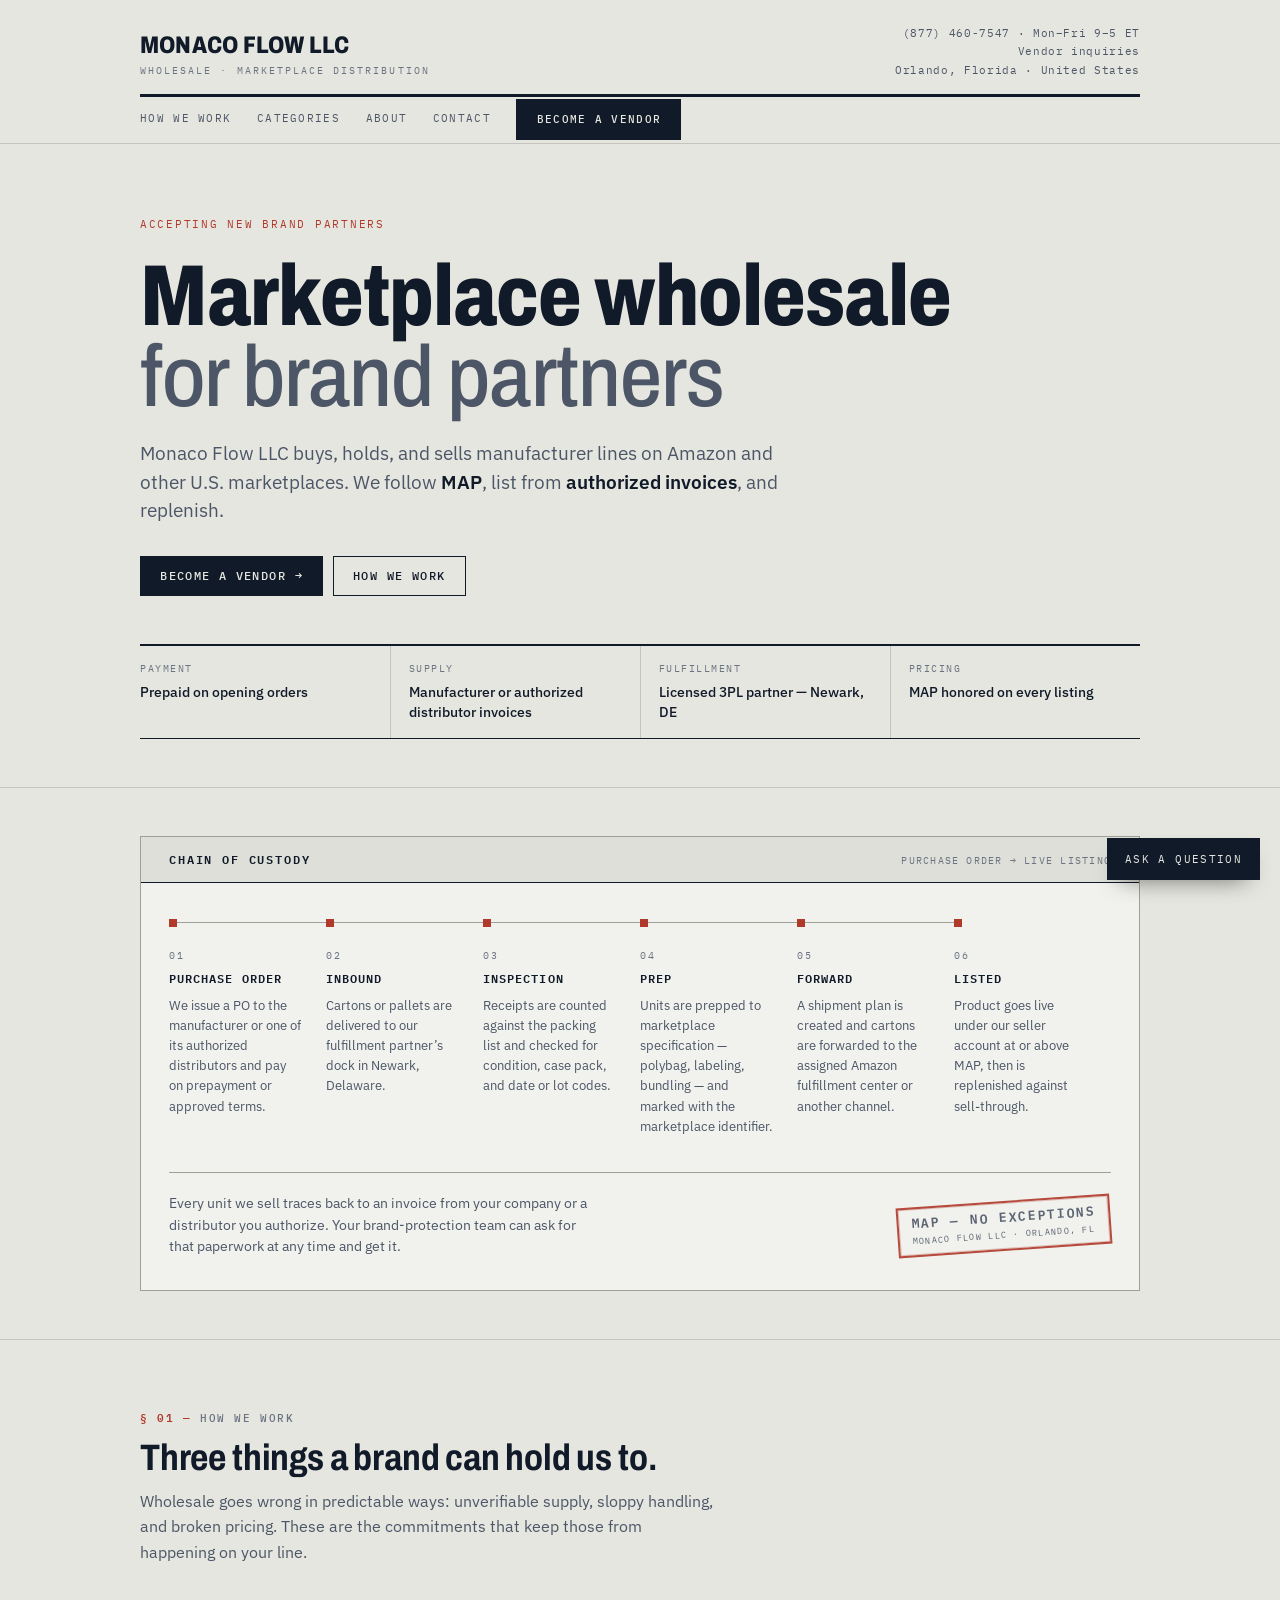
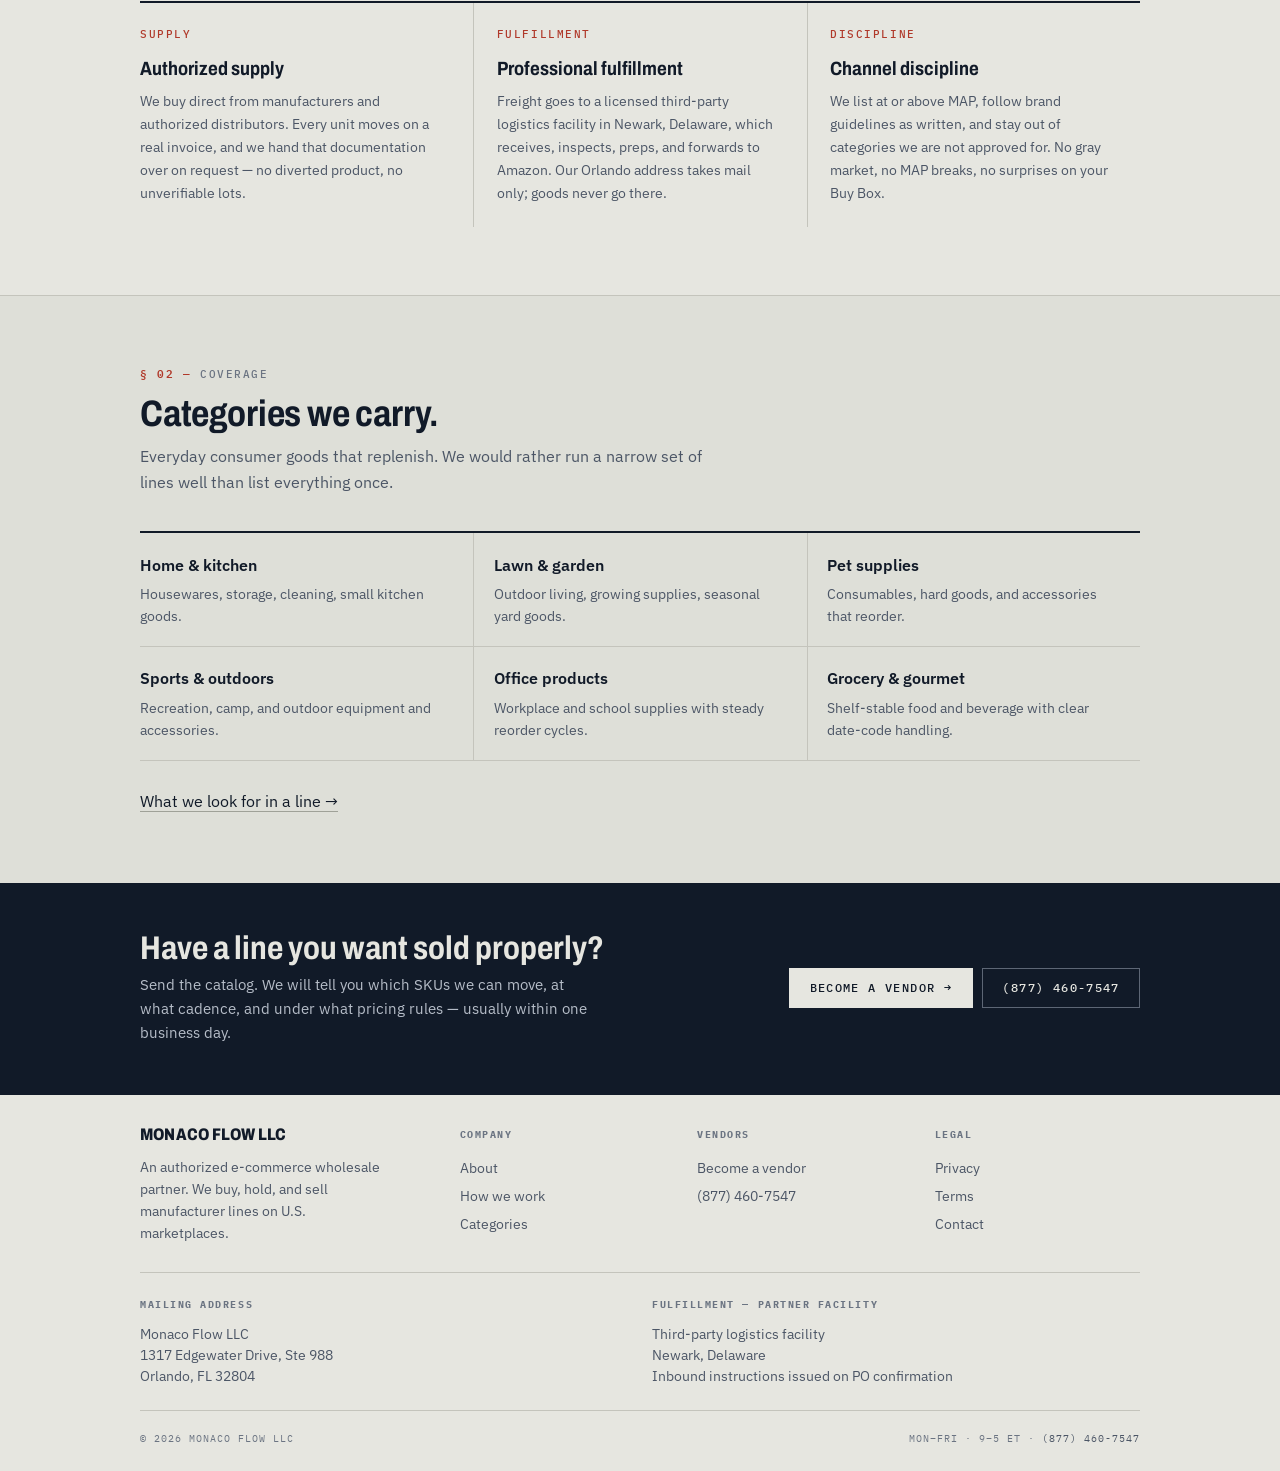
<file: index.html>
<!DOCTYPE html>
<html lang="en">
<head>
<meta charset="utf-8">
<meta name="viewport" content="width=device-width, initial-scale=1">
<meta name="theme-color" content="#e6e6e0">
<meta name="color-scheme" content="light">
<title>Monaco Flow LLC — Wholesale &amp; Marketplace Distribution</title>
<meta name="description" content="Monaco Flow LLC buys, holds, and sells manufacturer lines on Amazon and other U.S. marketplaces. MAP-compliant, invoice-authorized, replenished.">
<link rel="canonical" href="https://themonacoflow.com/">
<meta name="robots" content="index, follow, max-image-preview:large">

<meta property="og:type" content="website">
<meta property="og:site_name" content="Monaco Flow LLC">
<meta property="og:title" content="Monaco Flow LLC — Wholesale &amp; Marketplace Distribution">
<meta property="og:description" content="We buy, hold, and sell manufacturer lines on Amazon and other U.S. marketplaces — under MAP, from authorized invoices.">
<meta property="og:url" content="https://themonacoflow.com/">
<meta property="og:image" content="https://themonacoflow.com/og.png">
<meta property="og:image:width" content="1200">
<meta property="og:image:height" content="630">
<meta name="twitter:card" content="summary_large_image">
<meta name="twitter:title" content="Monaco Flow LLC — Wholesale &amp; Marketplace Distribution">
<meta name="twitter:description" content="We buy, hold, and sell manufacturer lines on Amazon and other U.S. marketplaces — under MAP, from authorized invoices.">
<meta name="twitter:image" content="https://themonacoflow.com/og.png">

<link rel="icon" type="image/svg+xml" href="favicon.svg">
<link rel="preconnect" href="https://fonts.googleapis.com">
<link rel="preconnect" href="https://fonts.gstatic.com" crossorigin>
<link href="https://fonts.googleapis.com/css2?family=Archivo:wdth,wght@62..100,400..800&family=IBM+Plex+Mono:wght@400;500;600&family=IBM+Plex+Sans:wght@400;500;600&display=swap" rel="stylesheet">
<link rel="stylesheet" href="site.css">

<script type="application/ld+json">
{
  "@context": "https://schema.org",
  "@type": "Organization",
  "name": "Monaco Flow LLC",
  "legalName": "Monaco Flow LLC",
  "url": "https://themonacoflow.com/",
  "logo": "https://themonacoflow.com/favicon.svg",
  "description": "Monaco Flow LLC is a wholesale company that buys, holds, and sells manufacturer lines on Amazon and other U.S. marketplaces under MAP.",
  "telephone": "+1-877-460-7547",
  "address": {
    "@type": "PostalAddress",
    "streetAddress": "1317 Edgewater Drive, Ste 988",
    "addressLocality": "Orlando",
    "addressRegion": "FL",
    "postalCode": "32804",
    "addressCountry": "US"
  },
  "contactPoint": [{
    "@type": "ContactPoint",
    "contactType": "wholesale",
    "telephone": "+1-877-460-7547",
      "areaServed": "US",
    "availableLanguage": "English"
  }]
}
</script>
</head>
<body>

<header class="letterhead">
  <div class="wrap letterhead__inner">
    <a class="mark" href="/">
      <span class="mark__name">Monaco Flow LLC</span>
      <span class="mark__sub">Wholesale &middot; Marketplace Distribution</span>
    </a>
    <div class="letterhead__contact">
      <a href="tel:+18774607547">(877) 460-7547</a> &middot; Mon&ndash;Fri 9&ndash;5 ET<br>
      <a href="vendors.html">Vendor inquiries</a><br>
      Orlando, Florida &middot; United States
    </div>
  </div>
  <div class="wrap"><div class="letterhead__rules"></div></div>
</header>

<div class="navbar">
  <div class="wrap navbar__inner">
    <button class="nav-toggle" type="button" aria-expanded="false" aria-controls="site-nav">Menu</button>
    <nav class="nav" id="site-nav" aria-label="Main">
        <a href="how-we-work.html">How we work</a>
        <a href="categories.html">Categories</a>
        <a href="about.html">About</a>
        <a href="contact.html">Contact</a>
        <a class="btn" href="vendors.html">Become a vendor</a>
    </nav>
  </div>
</div>

<main>

  <!-- Hero -->
  <section class="hero">
    <div class="wrap">
      <p class="eyebrow"><span class="dot" aria-hidden="true"></span> Accepting new brand partners</p>
      <h1 class="display">Marketplace wholesale<span class="qual">for brand partners</span></h1>
      <p class="lede">
        Monaco Flow LLC buys, holds, and sells manufacturer lines on Amazon and other U.S.
        marketplaces. We follow <strong>MAP</strong>, list from <strong>authorized invoices</strong>,
        and replenish.
      </p>
      <div class="btn-row">
        <a class="btn" href="vendors.html">Become a vendor <span class="arrow" aria-hidden="true">&rarr;</span></a>
        <a class="btn btn--ghost" href="how-we-work.html">How we work</a>
      </div>

      <dl class="factrule">
        <div>
          <dt>Payment</dt>
          <dd>Prepaid on opening orders</dd>
        </div>
        <div>
          <dt>Supply</dt>
          <dd>Manufacturer or authorized distributor invoices</dd>
        </div>
        <div>
          <dt>Fulfillment</dt>
          <dd>Licensed 3PL partner &mdash; Newark, DE</dd>
        </div>
        <div>
          <dt>Pricing</dt>
          <dd>MAP honored on every listing</dd>
        </div>
      </dl>
    </div>
  </section>

  <!-- Signature: the chain of custody, as the document it actually is -->
  <section class="band band--tight" aria-labelledby="custody-title">
    <div class="wrap">
      <article class="doc">
        <div class="doc__head">
          <h2 class="doc__title" id="custody-title">Chain of custody</h2>
          <p class="doc__meta">Purchase order &rarr; live listing</p>
        </div>
        <div class="doc__body">
          <ol class="rail">
            <li class="rail__stop">
              <span class="rail__n">01</span>
              <h3>Purchase order</h3>
              <p>We issue a PO to the manufacturer or one of its authorized distributors and pay on prepayment or approved terms.</p>
            </li>
            <li class="rail__stop">
              <span class="rail__n">02</span>
              <h3>Inbound</h3>
              <p>Cartons or pallets are delivered to our fulfillment partner&rsquo;s dock in Newark, Delaware.</p>
            </li>
            <li class="rail__stop">
              <span class="rail__n">03</span>
              <h3>Inspection</h3>
              <p>Receipts are counted against the packing list and checked for condition, case pack, and date or lot codes.</p>
            </li>
            <li class="rail__stop">
              <span class="rail__n">04</span>
              <h3>Prep</h3>
              <p>Units are prepped to marketplace specification &mdash; polybag, labeling, bundling &mdash; and marked with the marketplace identifier.</p>
            </li>
            <li class="rail__stop">
              <span class="rail__n">05</span>
              <h3>Forward</h3>
              <p>A shipment plan is created and cartons are forwarded to the assigned Amazon fulfillment center or another channel.</p>
            </li>
            <li class="rail__stop">
              <span class="rail__n">06</span>
              <h3>Listed</h3>
              <p>Product goes live under our seller account at or above MAP, then is replenished against sell-through.</p>
            </li>
          </ol>

          <div class="doc__foot">
            <p>
              Every unit we sell traces back to an invoice from your company or a distributor you
              authorize. Your brand-protection team can ask for that paperwork at any time and get it.
            </p>
            <p class="stamp">
              <b>MAP &mdash; no exceptions</b>
              <span>Monaco Flow LLC &middot; Orlando, FL</span>
            </p>
          </div>
        </div>
      </article>
    </div>
  </section>

  <!-- Three commitments -->
  <section class="band" aria-labelledby="commitments-title">
    <div class="wrap">
      <div class="band-head">
        <span class="mono">How we work</span>
        <h2 id="commitments-title">Three things a brand can hold us to.</h2>
        <p>Wholesale goes wrong in predictable ways: unverifiable supply, sloppy handling, and broken pricing. These are the commitments that keep those from happening on your line.</p>
      </div>

      <div class="cols">
        <div class="commit">
          <span class="mono">Supply</span>
          <h3>Authorized supply</h3>
          <p>We buy direct from manufacturers and authorized distributors. Every unit moves on a real invoice, and we hand that documentation over on request &mdash; no diverted product, no unverifiable lots.</p>
        </div>
        <div class="commit">
          <span class="mono">Fulfillment</span>
          <h3>Professional fulfillment</h3>
          <p>Freight goes to a licensed third-party logistics facility in Newark, Delaware, which receives, inspects, preps, and forwards to Amazon. Our Orlando address takes mail only; goods never go there.</p>
        </div>
        <div class="commit">
          <span class="mono">Discipline</span>
          <h3>Channel discipline</h3>
          <p>We list at or above MAP, follow brand guidelines as written, and stay out of categories we are not approved for. No gray market, no MAP breaks, no surprises on your Buy Box.</p>
        </div>
      </div>
    </div>
  </section>

  <!-- Categories -->
  <section class="band band--raise" aria-labelledby="categories-title">
    <div class="wrap">
      <div class="band-head">
        <span class="mono">Coverage</span>
        <h2 id="categories-title">Categories we carry.</h2>
        <p>Everyday consumer goods that replenish. We would rather run a narrow set of lines well than list everything once.</p>
      </div>

      <div class="cats">
        <div class="cat">
          <h3>Home &amp; kitchen</h3>
          <p>Housewares, storage, cleaning, small kitchen goods.</p>
        </div>
        <div class="cat">
          <h3>Lawn &amp; garden</h3>
          <p>Outdoor living, growing supplies, seasonal yard goods.</p>
        </div>
        <div class="cat">
          <h3>Pet supplies</h3>
          <p>Consumables, hard goods, and accessories that reorder.</p>
        </div>
        <div class="cat">
          <h3>Sports &amp; outdoors</h3>
          <p>Recreation, camp, and outdoor equipment and accessories.</p>
        </div>
        <div class="cat">
          <h3>Office products</h3>
          <p>Workplace and school supplies with steady reorder cycles.</p>
        </div>
        <div class="cat">
          <h3>Grocery &amp; gourmet</h3>
          <p>Shelf-stable food and beverage with clear date-code handling.</p>
        </div>
      </div>

      <p style="margin-top:1.75rem;"><a class="textlink" href="categories.html">What we look for in a line &rarr;</a></p>
    </div>
  </section>

  <!-- Closing CTA -->
  <section class="band band--tight cta-band">
    <div class="wrap cta-band__inner">
      <div>
        <h2>Have a line you want sold properly?</h2>
        <p>Send the catalog. We will tell you which SKUs we can move, at what cadence, and under what pricing rules &mdash; usually within one business day.</p>
      </div>
      <div class="btn-row">
        <a class="btn" href="vendors.html">Become a vendor <span class="arrow" aria-hidden="true">&rarr;</span></a>
        <a class="btn btn--ghost" href="tel:+18774607547">(877) 460-7547</a>
      </div>
    </div>
  </section>

</main>

<footer class="footer">
  <div class="wrap">
    <div class="footer__grid">
      <div class="footer__brand">
        <span class="mark__name" style="font-size:1.05rem;">Monaco Flow LLC</span>
        <p>An authorized e-commerce wholesale partner. We buy, hold, and sell manufacturer lines on U.S. marketplaces.</p>
      </div>
      <div>
        <h4>Company</h4>
        <a href="about.html">About</a>
        <a href="how-we-work.html">How we work</a>
        <a href="categories.html">Categories</a>
      </div>
      <div>
        <h4>Vendors</h4>
        <a href="vendors.html">Become a vendor</a>
        <a href="tel:+18774607547">(877) 460-7547</a>
      </div>
      <div>
        <h4>Legal</h4>
        <a href="privacy.html">Privacy</a>
        <a href="terms.html">Terms</a>
        <a href="contact.html">Contact</a>
      </div>
    </div>

    <div class="footer__addresses addresses">
      <div>
        <h4>Mailing address</h4>
        <address>
          Monaco Flow LLC<br>
          1317 Edgewater Drive, Ste 988<br>
          Orlando, FL 32804
        </address>
      </div>
      <div>
        <h4>Fulfillment &mdash; partner facility</h4>
        <address>
          Third-party logistics facility<br>
          Newark, Delaware<br>
          Inbound instructions issued on PO confirmation
        </address>
      </div>
    </div>

    <div class="footer__base">
      <p>&copy; 2026 Monaco Flow LLC</p>
      <p>Mon&ndash;Fri &middot; 9&ndash;5 ET &middot; <a href="tel:+18774607547">(877) 460-7547</a></p>
    </div>
  </div>
</footer>

<script src="site.js"></script>
</body>
</html>
</file>
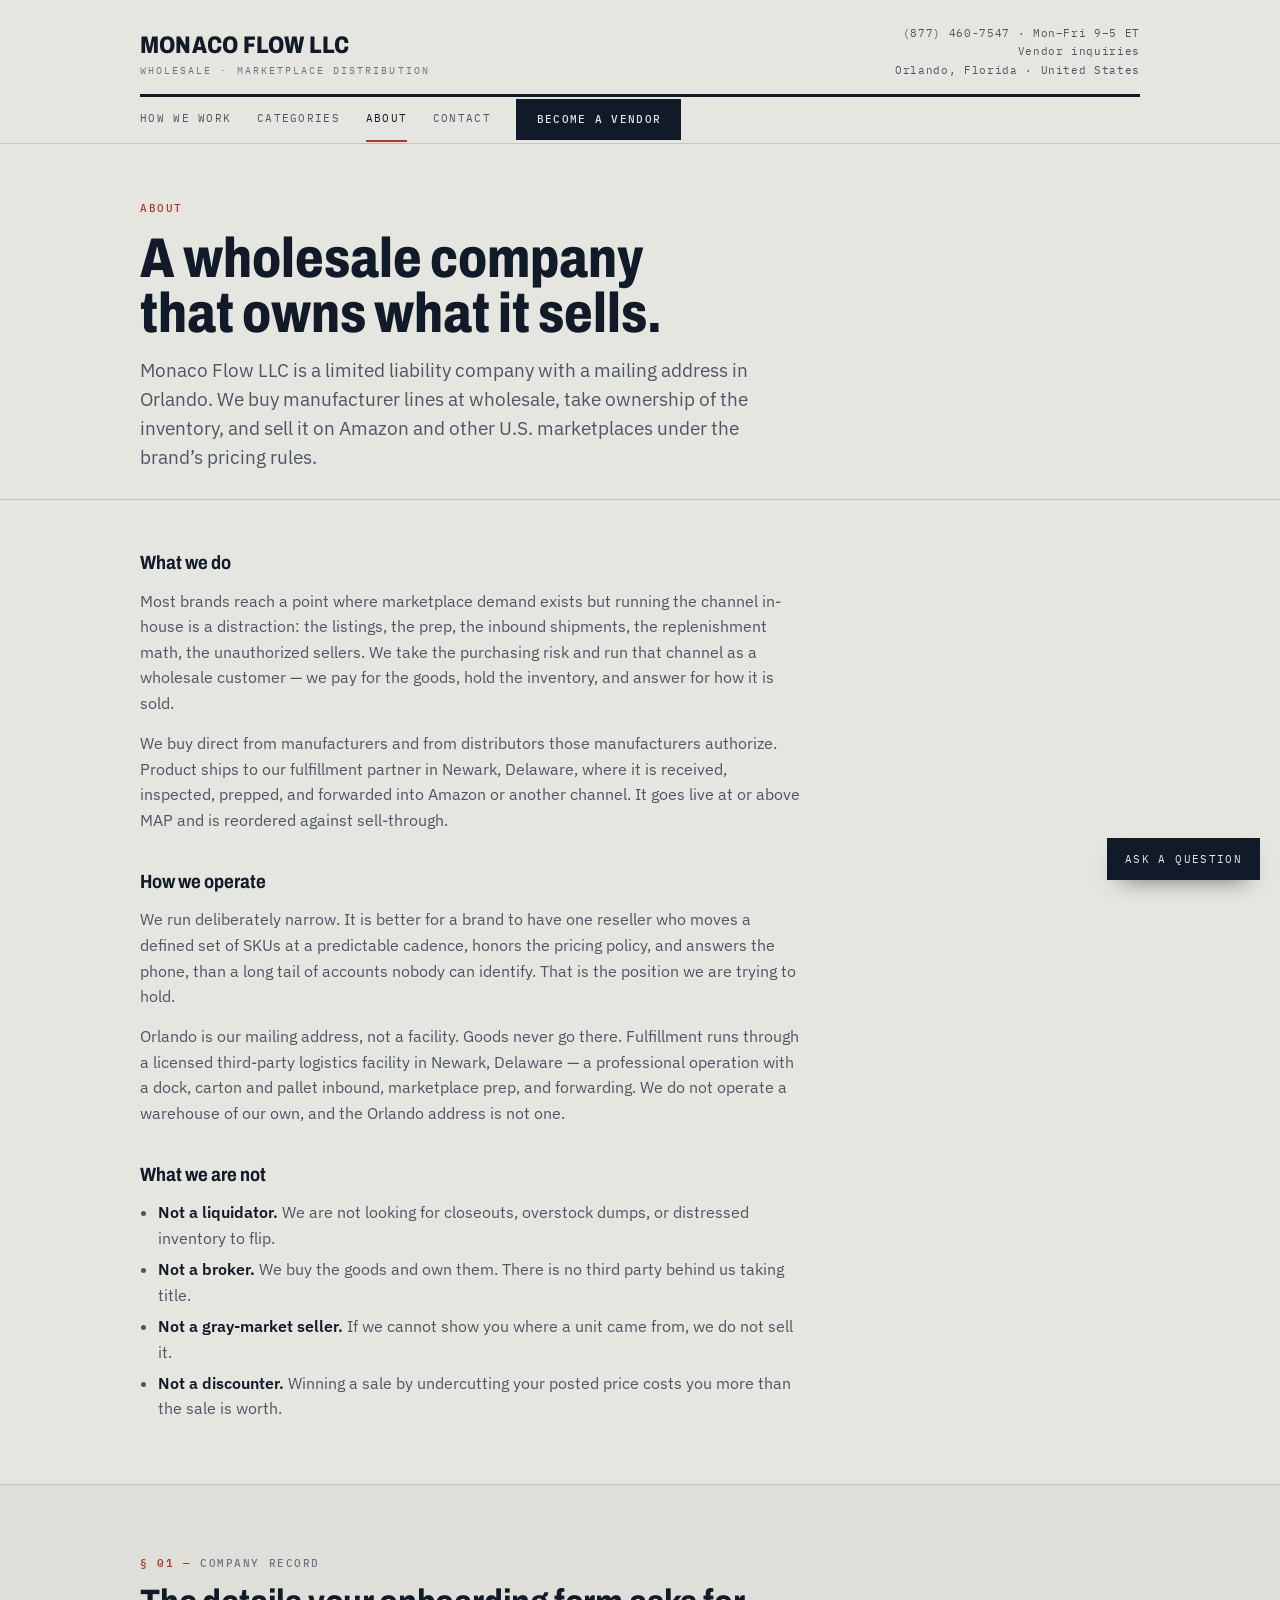
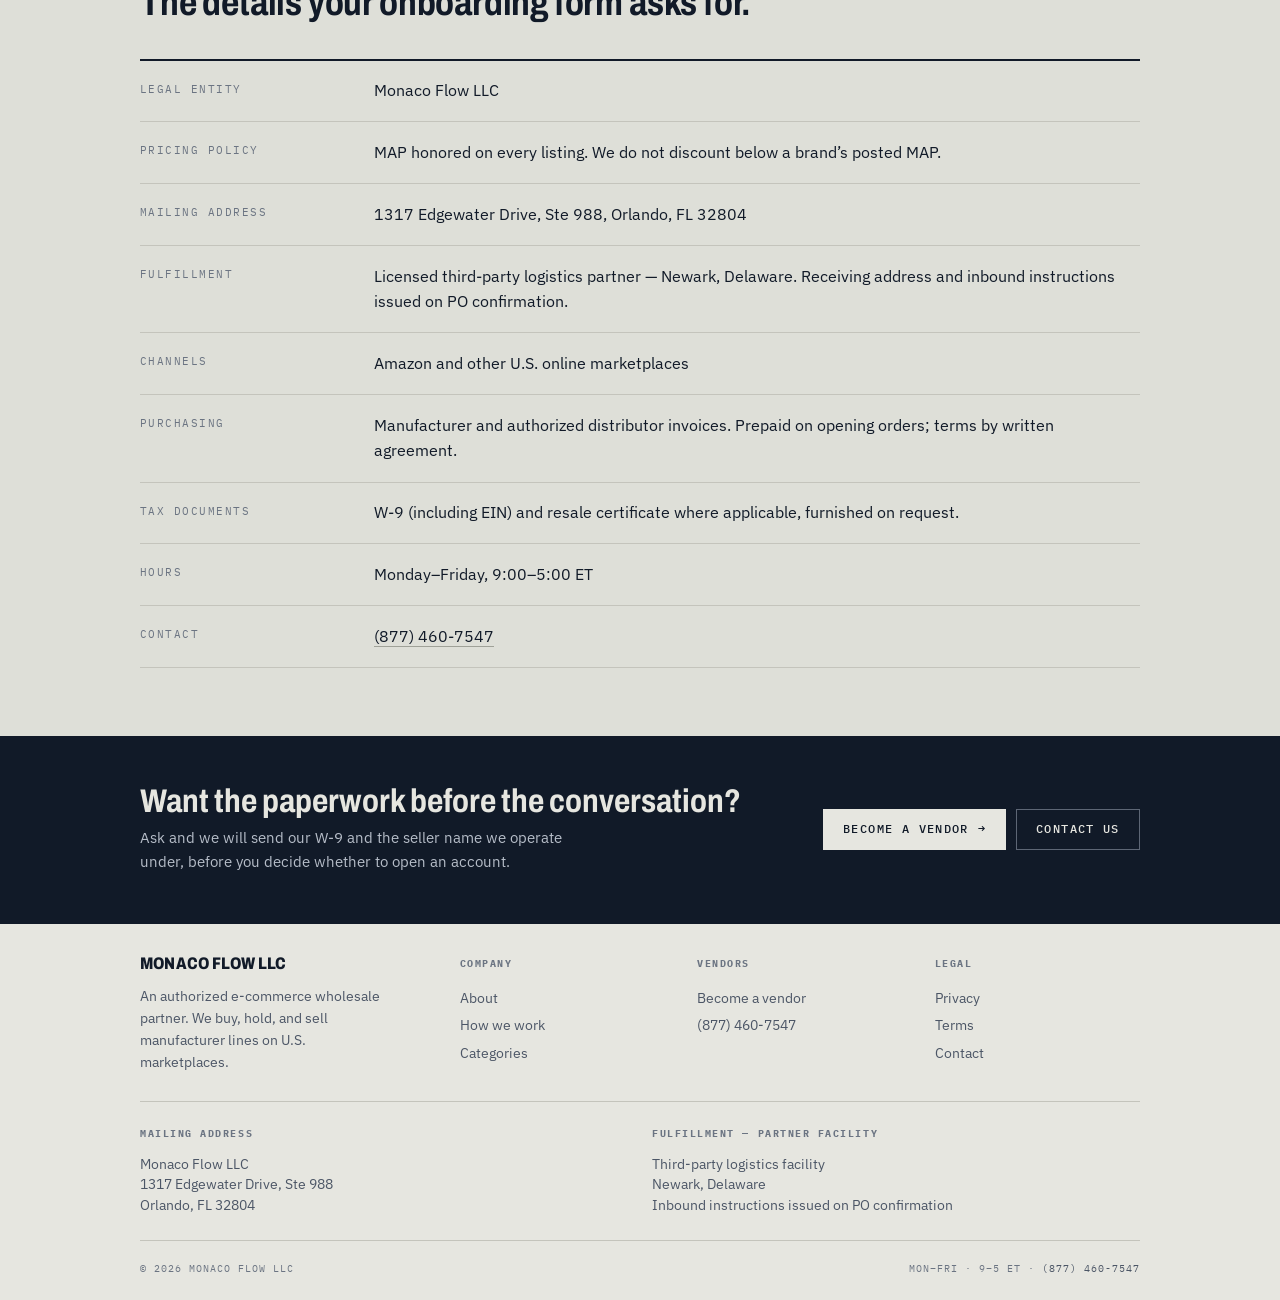
<file: about.html>
<!DOCTYPE html>
<html lang="en">
<head>
<meta charset="utf-8">
<meta name="viewport" content="width=device-width, initial-scale=1">
<meta name="theme-color" content="#e6e6e0">
<meta name="color-scheme" content="light">
<title>About — Monaco Flow LLC</title>
<meta name="description" content="Monaco Flow LLC is a wholesale company selling manufacturer lines on Amazon and other U.S. marketplaces through a licensed 3PL in Newark, DE.">
<link rel="canonical" href="https://themonacoflow.com/about.html">
<meta name="robots" content="index, follow">

<meta property="og:type" content="article">
<meta property="og:site_name" content="Monaco Flow LLC">
<meta property="og:title" content="About — Monaco Flow LLC">
<meta property="og:description" content="A wholesale company selling manufacturer lines on U.S. marketplaces under MAP.">
<meta property="og:url" content="https://themonacoflow.com/about.html">
<meta property="og:image" content="https://themonacoflow.com/og.png">
<meta name="twitter:card" content="summary_large_image">
<meta name="twitter:image" content="https://themonacoflow.com/og.png">

<link rel="icon" type="image/svg+xml" href="favicon.svg">
<link rel="preconnect" href="https://fonts.googleapis.com">
<link rel="preconnect" href="https://fonts.gstatic.com" crossorigin>
<link href="https://fonts.googleapis.com/css2?family=Archivo:wdth,wght@62..100,400..800&family=IBM+Plex+Mono:wght@400;500;600&family=IBM+Plex+Sans:wght@400;500;600&display=swap" rel="stylesheet">
<link rel="stylesheet" href="site.css">
</head>
<body>

<header class="letterhead">
  <div class="wrap letterhead__inner">
    <a class="mark" href="/">
      <span class="mark__name">Monaco Flow LLC</span>
      <span class="mark__sub">Wholesale &middot; Marketplace Distribution</span>
    </a>
    <div class="letterhead__contact">
      <a href="tel:+18774607547">(877) 460-7547</a> &middot; Mon&ndash;Fri 9&ndash;5 ET<br>
      <a href="vendors.html">Vendor inquiries</a><br>
      Orlando, Florida &middot; United States
    </div>
  </div>
  <div class="wrap"><div class="letterhead__rules"></div></div>
</header>

<div class="navbar">
  <div class="wrap navbar__inner">
    <button class="nav-toggle" type="button" aria-expanded="false" aria-controls="site-nav">Menu</button>
    <nav class="nav" id="site-nav" aria-label="Main">
        <a href="how-we-work.html">How we work</a>
        <a href="categories.html">Categories</a>
        <a href="about.html" aria-current="page">About</a>
        <a href="contact.html">Contact</a>
        <a class="btn" href="vendors.html">Become a vendor</a>
    </nav>
  </div>
</div>

<main>

  <section class="pagehead">
    <div class="wrap">
      <span class="mono">About</span>
      <h1>A wholesale company that owns what it sells.</h1>
      <p class="lede">
        Monaco Flow LLC is a limited liability company with a mailing address in
        Orlando. We buy manufacturer lines at wholesale, take ownership of the
        inventory, and sell it on Amazon and other U.S. marketplaces under the brand&rsquo;s
        pricing rules.
      </p>
    </div>
  </section>

  <section class="band band--tight">
    <div class="wrap">
      <div class="prose">
        <h2>What we do</h2>
        <p>
          Most brands reach a point where marketplace demand exists but running the channel
          in-house is a distraction: the listings, the prep, the inbound shipments, the
          replenishment math, the unauthorized sellers. We take the purchasing risk and run that
          channel as a wholesale customer &mdash; we pay for the goods, hold the inventory, and
          answer for how it is sold.
        </p>
        <p>
          We buy direct from manufacturers and from distributors those manufacturers authorize.
          Product ships to our fulfillment partner in Newark, Delaware, where it is received,
          inspected, prepped, and forwarded into Amazon or another channel. It goes live at or
          above MAP and is reordered against sell-through.
        </p>

        <h2>How we operate</h2>
        <p>
          We run deliberately narrow. It is better for a brand to have one reseller who moves a
          defined set of SKUs at a predictable cadence, honors the pricing policy, and answers the
          phone, than a long tail of accounts nobody can identify. That is the position we are
          trying to hold.
        </p>
        <p>
          Orlando is our mailing address, not a facility. Goods never go there. Fulfillment runs
          through a licensed third-party logistics facility in Newark, Delaware &mdash; a professional operation with a dock,
          carton and pallet inbound, marketplace prep, and forwarding. We do not operate a warehouse of our own, and the Orlando address is not one.
        </p>

        <h2>What we are not</h2>
        <ul>
          <li><strong>Not a liquidator.</strong> We are not looking for closeouts, overstock dumps, or distressed inventory to flip.</li>
          <li><strong>Not a broker.</strong> We buy the goods and own them. There is no third party behind us taking title.</li>
          <li><strong>Not a gray-market seller.</strong> If we cannot show you where a unit came from, we do not sell it.</li>
          <li><strong>Not a discounter.</strong> Winning a sale by undercutting your posted price costs you more than the sale is worth.</li>
        </ul>
      </div>
    </div>
  </section>

  <section class="band band--raise" aria-labelledby="facts-title">
    <div class="wrap">
      <div class="band-head">
        <span class="mono">Company record</span>
        <h2 id="facts-title">The details your onboarding form asks for.</h2>
      </div>

      <dl class="rows">
        <div class="row">
          <dt>Legal entity</dt>
          <dd>Monaco Flow LLC</dd>
        </div>
        <div class="row">
          <dt>Pricing policy</dt>
          <dd>MAP honored on every listing. We do not discount below a brand&rsquo;s posted MAP.</dd>
        </div>
        <div class="row">
          <dt>Mailing address</dt>
          <dd>1317 Edgewater Drive, Ste 988, Orlando, FL 32804</dd>
        </div>
        <div class="row">
          <dt>Fulfillment</dt>
          <dd>Licensed third-party logistics partner &mdash; Newark, Delaware. Receiving address and inbound instructions issued on PO confirmation.</dd>
        </div>
        <div class="row">
          <dt>Channels</dt>
          <dd>Amazon and other U.S. online marketplaces</dd>
        </div>
        <div class="row">
          <dt>Purchasing</dt>
          <dd>Manufacturer and authorized distributor invoices. Prepaid on opening orders; terms by written agreement.</dd>
        </div>
        <div class="row">
          <dt>Tax documents</dt>
          <dd>W-9 (including EIN) and resale certificate where applicable, furnished on request.</dd>
        </div>
        <div class="row">
          <dt>Hours</dt>
          <dd>Monday&ndash;Friday, 9:00&ndash;5:00 ET</dd>
        </div>
        <div class="row">
          <dt>Contact</dt>
          <dd><a href="tel:+18774607547">(877) 460-7547</a></dd>
        </div>
      </dl>
    </div>
  </section>

  <section class="band band--tight cta-band">
    <div class="wrap cta-band__inner">
      <div>
        <h2>Want the paperwork before the conversation?</h2>
        <p>Ask and we will send our W-9 and the seller name we operate under, before you decide whether to open an account.</p>
      </div>
      <div class="btn-row">
        <a class="btn" href="vendors.html">Become a vendor <span class="arrow" aria-hidden="true">&rarr;</span></a>
        <a class="btn btn--ghost" href="contact.html">Contact us</a>
      </div>
    </div>
  </section>

</main>

<footer class="footer">
  <div class="wrap">
    <div class="footer__grid">
      <div class="footer__brand">
        <span class="mark__name" style="font-size:1.05rem;">Monaco Flow LLC</span>
        <p>An authorized e-commerce wholesale partner. We buy, hold, and sell manufacturer lines on U.S. marketplaces.</p>
      </div>
      <div>
        <h4>Company</h4>
        <a href="about.html">About</a>
        <a href="how-we-work.html">How we work</a>
        <a href="categories.html">Categories</a>
      </div>
      <div>
        <h4>Vendors</h4>
        <a href="vendors.html">Become a vendor</a>
        <a href="tel:+18774607547">(877) 460-7547</a>
      </div>
      <div>
        <h4>Legal</h4>
        <a href="privacy.html">Privacy</a>
        <a href="terms.html">Terms</a>
        <a href="contact.html">Contact</a>
      </div>
    </div>

    <div class="footer__addresses addresses">
      <div>
        <h4>Mailing address</h4>
        <address>
          Monaco Flow LLC<br>
          1317 Edgewater Drive, Ste 988<br>
          Orlando, FL 32804
        </address>
      </div>
      <div>
        <h4>Fulfillment &mdash; partner facility</h4>
        <address>
          Third-party logistics facility<br>
          Newark, Delaware<br>
          Inbound instructions issued on PO confirmation
        </address>
      </div>
    </div>

    <div class="footer__base">
      <p>&copy; 2026 Monaco Flow LLC</p>
      <p>Mon&ndash;Fri &middot; 9&ndash;5 ET &middot; <a href="tel:+18774607547">(877) 460-7547</a></p>
    </div>
  </div>
</footer>

<script src="site.js"></script>
</body>
</html>
</file>
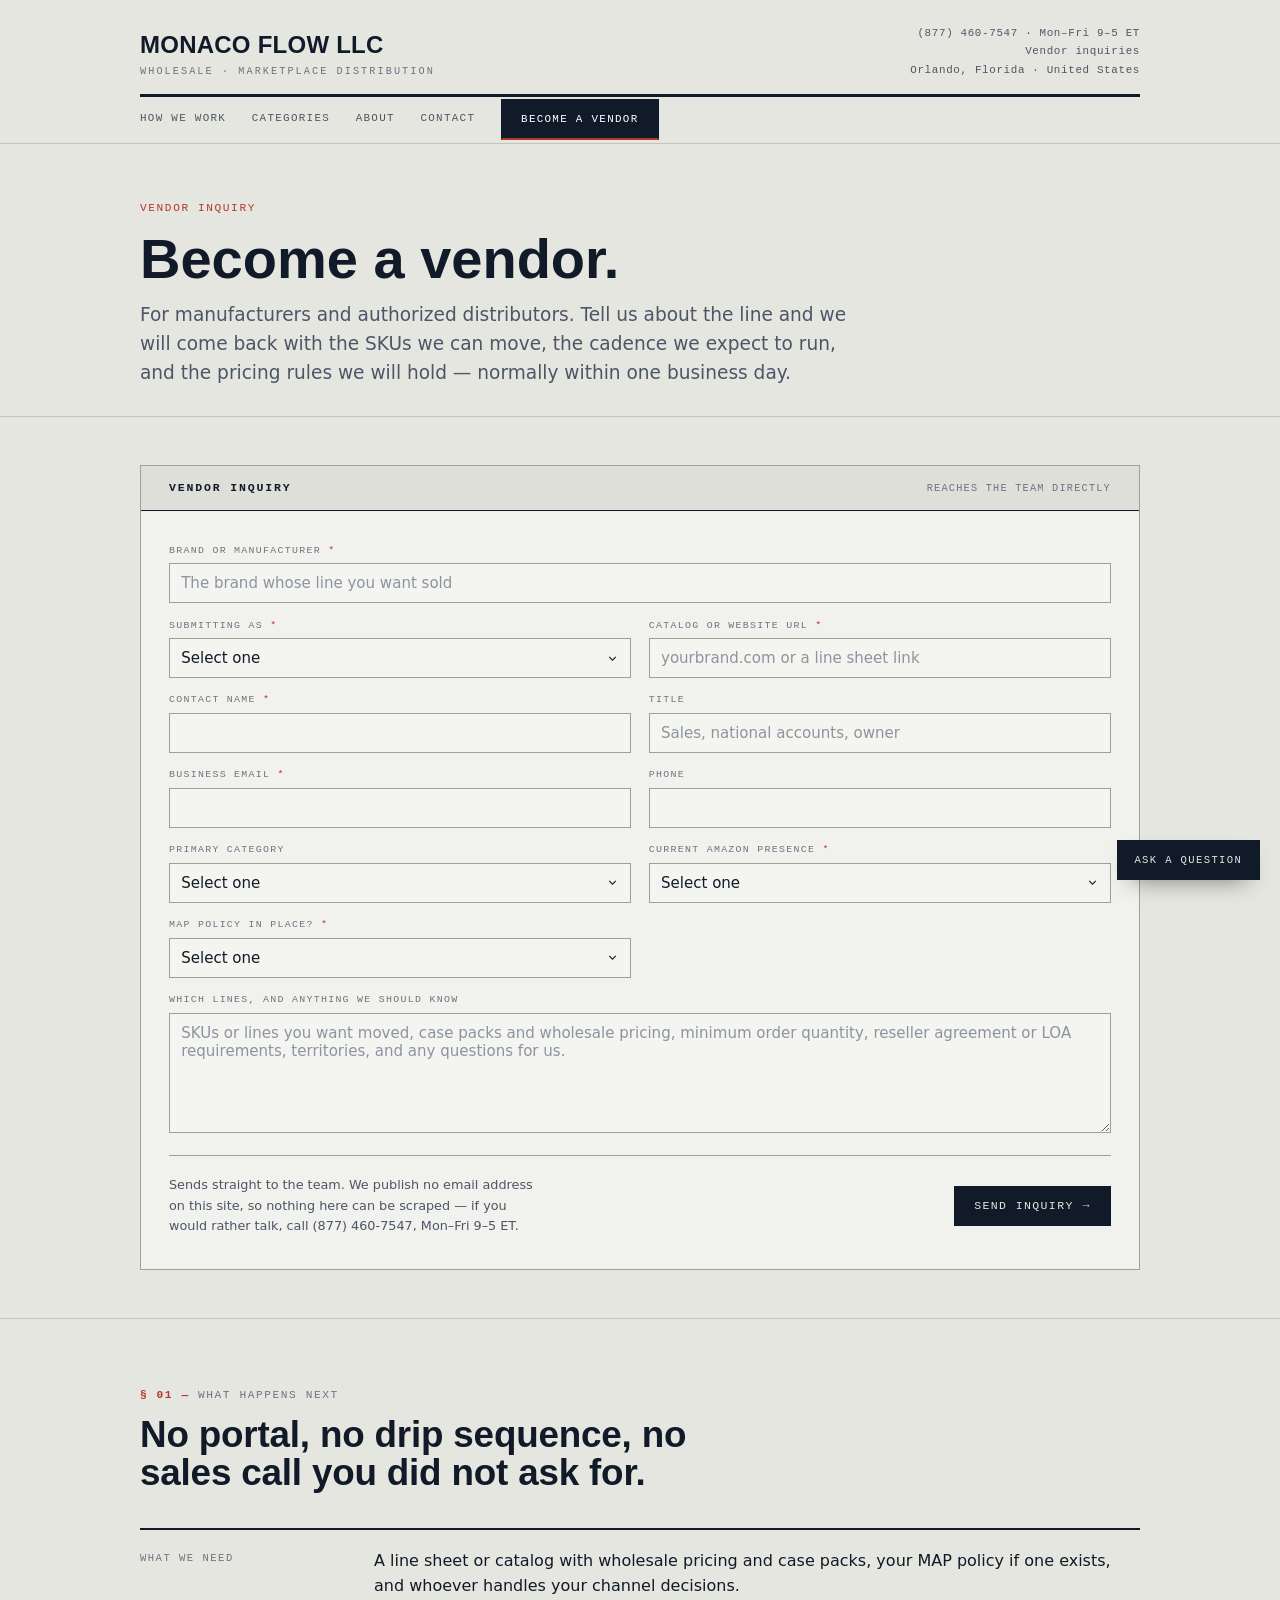
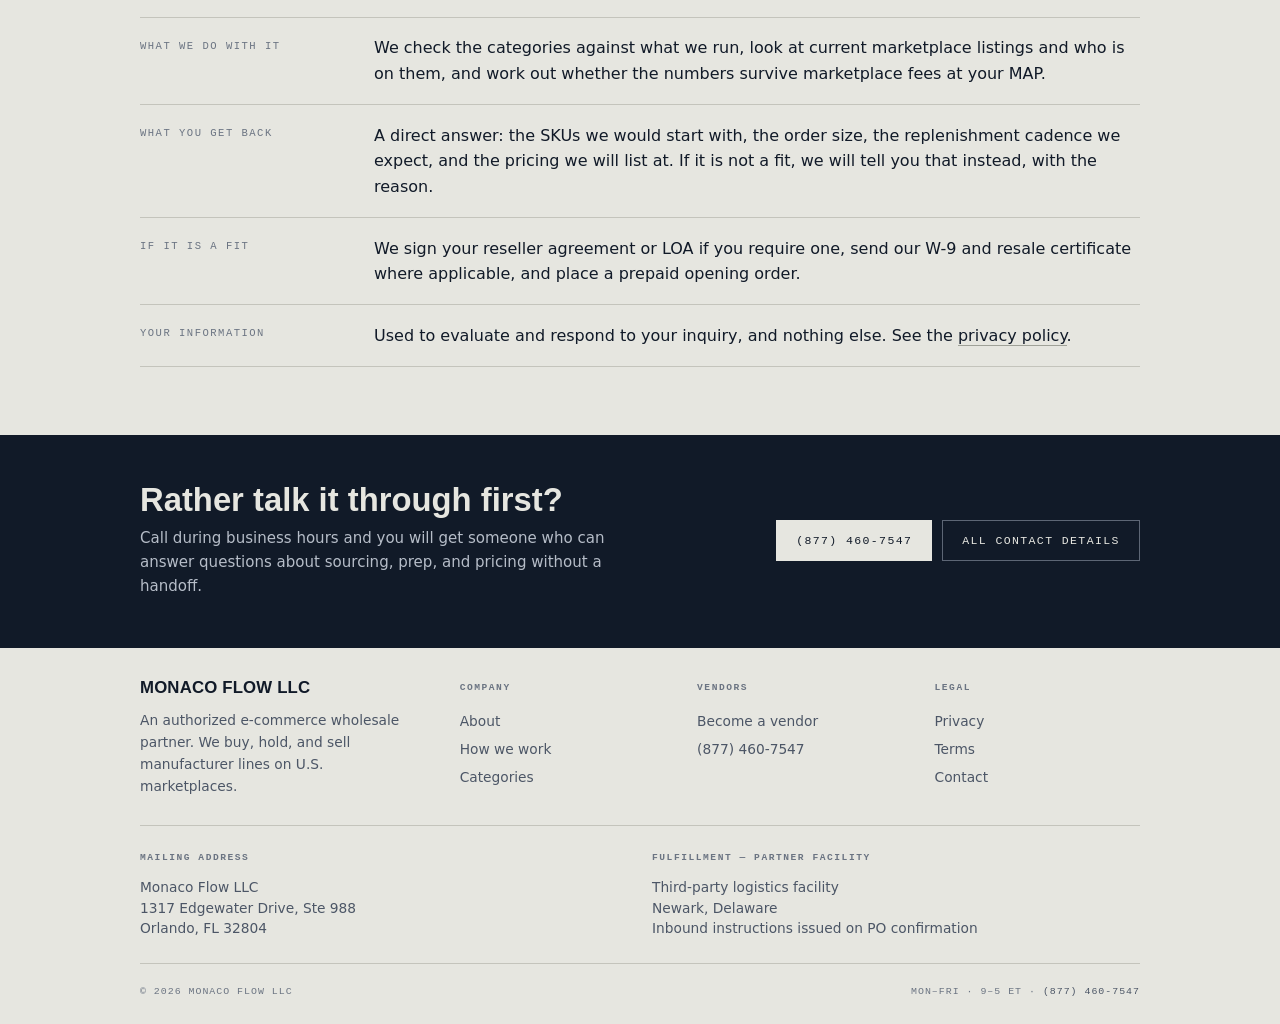
<file: apply.html>
<!DOCTYPE html>
<html lang="en">
<head>
<meta charset="utf-8">
<meta name="viewport" content="width=device-width, initial-scale=1">
<meta http-equiv="refresh" content="0; url=vendors.html">
<title>Become a vendor — Monaco Flow LLC</title>
<meta name="robots" content="noindex, follow">
<link rel="canonical" href="https://themonacoflow.com/vendors.html">
<link rel="icon" type="image/svg+xml" href="favicon.svg">
<link rel="stylesheet" href="site.css">
</head>
<body>
<main class="wrap pagehead">
  <span class="mono">Vendor inquiry</span>
  <h1>This page moved.</h1>
  <p class="lede">The vendor form now lives at <a class="textlink" href="vendors.html">/vendors.html</a>. You should be redirected automatically.</p>
  <p style="margin-top:2rem;"><a class="btn" href="vendors.html">Become a vendor <span class="arrow" aria-hidden="true">&rarr;</span></a></p>
</main>
</body>
</html>
</file>
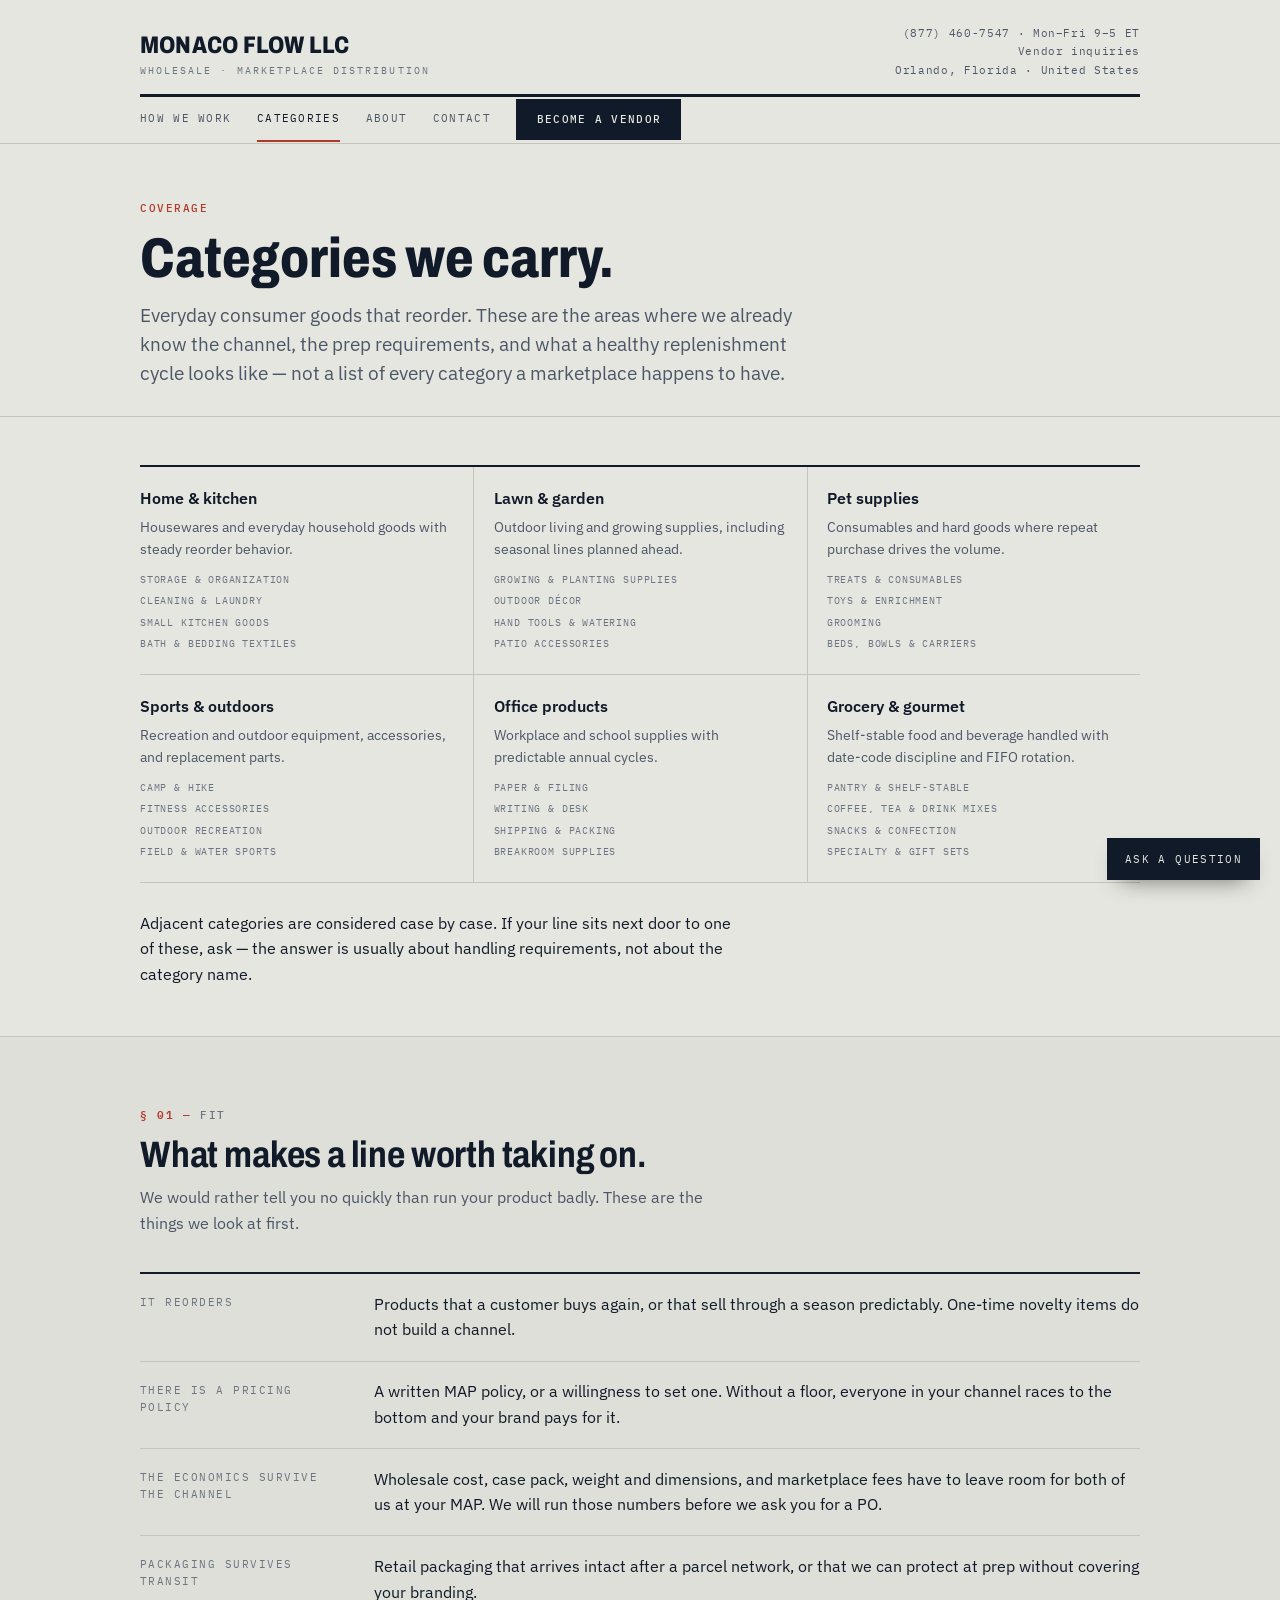
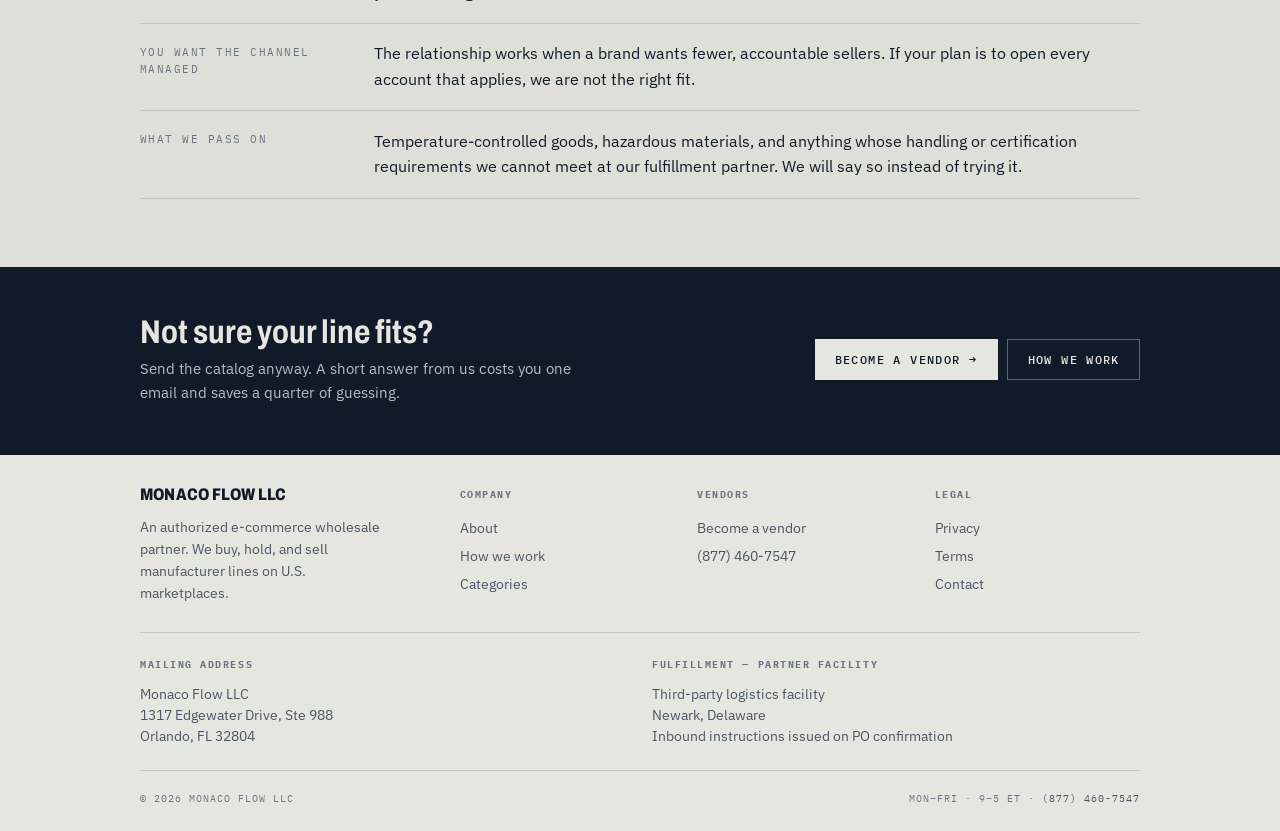
<file: categories.html>
<!DOCTYPE html>
<html lang="en">
<head>
<meta charset="utf-8">
<meta name="viewport" content="width=device-width, initial-scale=1">
<meta name="theme-color" content="#e6e6e0">
<meta name="color-scheme" content="light">
<title>Categories — Monaco Flow LLC</title>
<meta name="description" content="Categories Monaco Flow LLC covers: home and kitchen, lawn and garden, pet supplies, sports and outdoors, office products, grocery and gourmet — and what makes a line a fit.">
<link rel="canonical" href="https://themonacoflow.com/categories.html">
<meta name="robots" content="index, follow">

<meta property="og:type" content="article">
<meta property="og:site_name" content="Monaco Flow LLC">
<meta property="og:title" content="Categories — Monaco Flow LLC">
<meta property="og:description" content="The consumer-goods categories we carry, and what makes a line a fit.">
<meta property="og:url" content="https://themonacoflow.com/categories.html">
<meta property="og:image" content="https://themonacoflow.com/og.png">
<meta name="twitter:card" content="summary_large_image">
<meta name="twitter:image" content="https://themonacoflow.com/og.png">

<link rel="icon" type="image/svg+xml" href="favicon.svg">
<link rel="preconnect" href="https://fonts.googleapis.com">
<link rel="preconnect" href="https://fonts.gstatic.com" crossorigin>
<link href="https://fonts.googleapis.com/css2?family=Archivo:wdth,wght@62..100,400..800&family=IBM+Plex+Mono:wght@400;500;600&family=IBM+Plex+Sans:wght@400;500;600&display=swap" rel="stylesheet">
<link rel="stylesheet" href="site.css">
</head>
<body>

<header class="letterhead">
  <div class="wrap letterhead__inner">
    <a class="mark" href="/">
      <span class="mark__name">Monaco Flow LLC</span>
      <span class="mark__sub">Wholesale &middot; Marketplace Distribution</span>
    </a>
    <div class="letterhead__contact">
      <a href="tel:+18774607547">(877) 460-7547</a> &middot; Mon&ndash;Fri 9&ndash;5 ET<br>
      <a href="vendors.html">Vendor inquiries</a><br>
      Orlando, Florida &middot; United States
    </div>
  </div>
  <div class="wrap"><div class="letterhead__rules"></div></div>
</header>

<div class="navbar">
  <div class="wrap navbar__inner">
    <button class="nav-toggle" type="button" aria-expanded="false" aria-controls="site-nav">Menu</button>
    <nav class="nav" id="site-nav" aria-label="Main">
        <a href="how-we-work.html">How we work</a>
        <a href="categories.html" aria-current="page">Categories</a>
        <a href="about.html">About</a>
        <a href="contact.html">Contact</a>
        <a class="btn" href="vendors.html">Become a vendor</a>
    </nav>
  </div>
</div>

<main>

  <section class="pagehead">
    <div class="wrap">
      <span class="mono">Coverage</span>
      <h1>Categories we carry.</h1>
      <p class="lede">
        Everyday consumer goods that reorder. These are the areas where we already know the
        channel, the prep requirements, and what a healthy replenishment cycle looks like &mdash;
        not a list of every category a marketplace happens to have.
      </p>
    </div>
  </section>

  <section class="band band--tight">
    <div class="wrap">
      <div class="cats">
        <div class="cat">
          <h3>Home &amp; kitchen</h3>
          <p>Housewares and everyday household goods with steady reorder behavior.</p>
          <ul>
            <li>Storage &amp; organization</li>
            <li>Cleaning &amp; laundry</li>
            <li>Small kitchen goods</li>
            <li>Bath &amp; bedding textiles</li>
          </ul>
        </div>
        <div class="cat">
          <h3>Lawn &amp; garden</h3>
          <p>Outdoor living and growing supplies, including seasonal lines planned ahead.</p>
          <ul>
            <li>Growing &amp; planting supplies</li>
            <li>Outdoor d&eacute;cor</li>
            <li>Hand tools &amp; watering</li>
            <li>Patio accessories</li>
          </ul>
        </div>
        <div class="cat">
          <h3>Pet supplies</h3>
          <p>Consumables and hard goods where repeat purchase drives the volume.</p>
          <ul>
            <li>Treats &amp; consumables</li>
            <li>Toys &amp; enrichment</li>
            <li>Grooming</li>
            <li>Beds, bowls &amp; carriers</li>
          </ul>
        </div>
        <div class="cat">
          <h3>Sports &amp; outdoors</h3>
          <p>Recreation and outdoor equipment, accessories, and replacement parts.</p>
          <ul>
            <li>Camp &amp; hike</li>
            <li>Fitness accessories</li>
            <li>Outdoor recreation</li>
            <li>Field &amp; water sports</li>
          </ul>
        </div>
        <div class="cat">
          <h3>Office products</h3>
          <p>Workplace and school supplies with predictable annual cycles.</p>
          <ul>
            <li>Paper &amp; filing</li>
            <li>Writing &amp; desk</li>
            <li>Shipping &amp; packing</li>
            <li>Breakroom supplies</li>
          </ul>
        </div>
        <div class="cat">
          <h3>Grocery &amp; gourmet</h3>
          <p>Shelf-stable food and beverage handled with date-code discipline and FIFO rotation.</p>
          <ul>
            <li>Pantry &amp; shelf-stable</li>
            <li>Coffee, tea &amp; drink mixes</li>
            <li>Snacks &amp; confection</li>
            <li>Specialty &amp; gift sets</li>
          </ul>
        </div>
      </div>

      <p style="margin-top:1.75rem; color:var(--slate); max-width:60ch;">
        Adjacent categories are considered case by case. If your line sits next door to one of
        these, ask &mdash; the answer is usually about handling requirements, not about the
        category name.
      </p>
    </div>
  </section>

  <section class="band band--raise" aria-labelledby="fit-title">
    <div class="wrap">
      <div class="band-head">
        <span class="mono">Fit</span>
        <h2 id="fit-title">What makes a line worth taking on.</h2>
        <p>We would rather tell you no quickly than run your product badly. These are the things we look at first.</p>
      </div>

      <dl class="rows">
        <div class="row">
          <dt>It reorders</dt>
          <dd>Products that a customer buys again, or that sell through a season predictably. One-time novelty items do not build a channel.</dd>
        </div>
        <div class="row">
          <dt>There is a pricing policy</dt>
          <dd>A written MAP policy, or a willingness to set one. Without a floor, everyone in your channel races to the bottom and your brand pays for it.</dd>
        </div>
        <div class="row">
          <dt>The economics survive the channel</dt>
          <dd>Wholesale cost, case pack, weight and dimensions, and marketplace fees have to leave room for both of us at your MAP. We will run those numbers before we ask you for a PO.</dd>
        </div>
        <div class="row">
          <dt>Packaging survives transit</dt>
          <dd>Retail packaging that arrives intact after a parcel network, or that we can protect at prep without covering your branding.</dd>
        </div>
        <div class="row">
          <dt>You want the channel managed</dt>
          <dd>The relationship works when a brand wants fewer, accountable sellers. If your plan is to open every account that applies, we are not the right fit.</dd>
        </div>
        <div class="row">
          <dt>What we pass on</dt>
          <dd>Temperature-controlled goods, hazardous materials, and anything whose handling or certification requirements we cannot meet at our fulfillment partner. We will say so instead of trying it.</dd>
        </div>
      </dl>
    </div>
  </section>

  <section class="band band--tight cta-band">
    <div class="wrap cta-band__inner">
      <div>
        <h2>Not sure your line fits?</h2>
        <p>Send the catalog anyway. A short answer from us costs you one email and saves a quarter of guessing.</p>
      </div>
      <div class="btn-row">
        <a class="btn" href="vendors.html">Become a vendor <span class="arrow" aria-hidden="true">&rarr;</span></a>
        <a class="btn btn--ghost" href="how-we-work.html">How we work</a>
      </div>
    </div>
  </section>

</main>

<footer class="footer">
  <div class="wrap">
    <div class="footer__grid">
      <div class="footer__brand">
        <span class="mark__name" style="font-size:1.05rem;">Monaco Flow LLC</span>
        <p>An authorized e-commerce wholesale partner. We buy, hold, and sell manufacturer lines on U.S. marketplaces.</p>
      </div>
      <div>
        <h4>Company</h4>
        <a href="about.html">About</a>
        <a href="how-we-work.html">How we work</a>
        <a href="categories.html">Categories</a>
      </div>
      <div>
        <h4>Vendors</h4>
        <a href="vendors.html">Become a vendor</a>
        <a href="tel:+18774607547">(877) 460-7547</a>
      </div>
      <div>
        <h4>Legal</h4>
        <a href="privacy.html">Privacy</a>
        <a href="terms.html">Terms</a>
        <a href="contact.html">Contact</a>
      </div>
    </div>

    <div class="footer__addresses addresses">
      <div>
        <h4>Mailing address</h4>
        <address>
          Monaco Flow LLC<br>
          1317 Edgewater Drive, Ste 988<br>
          Orlando, FL 32804
        </address>
      </div>
      <div>
        <h4>Fulfillment &mdash; partner facility</h4>
        <address>
          Third-party logistics facility<br>
          Newark, Delaware<br>
          Inbound instructions issued on PO confirmation
        </address>
      </div>
    </div>

    <div class="footer__base">
      <p>&copy; 2026 Monaco Flow LLC</p>
      <p>Mon&ndash;Fri &middot; 9&ndash;5 ET &middot; <a href="tel:+18774607547">(877) 460-7547</a></p>
    </div>
  </div>
</footer>

<script src="site.js"></script>
</body>
</html>
</file>
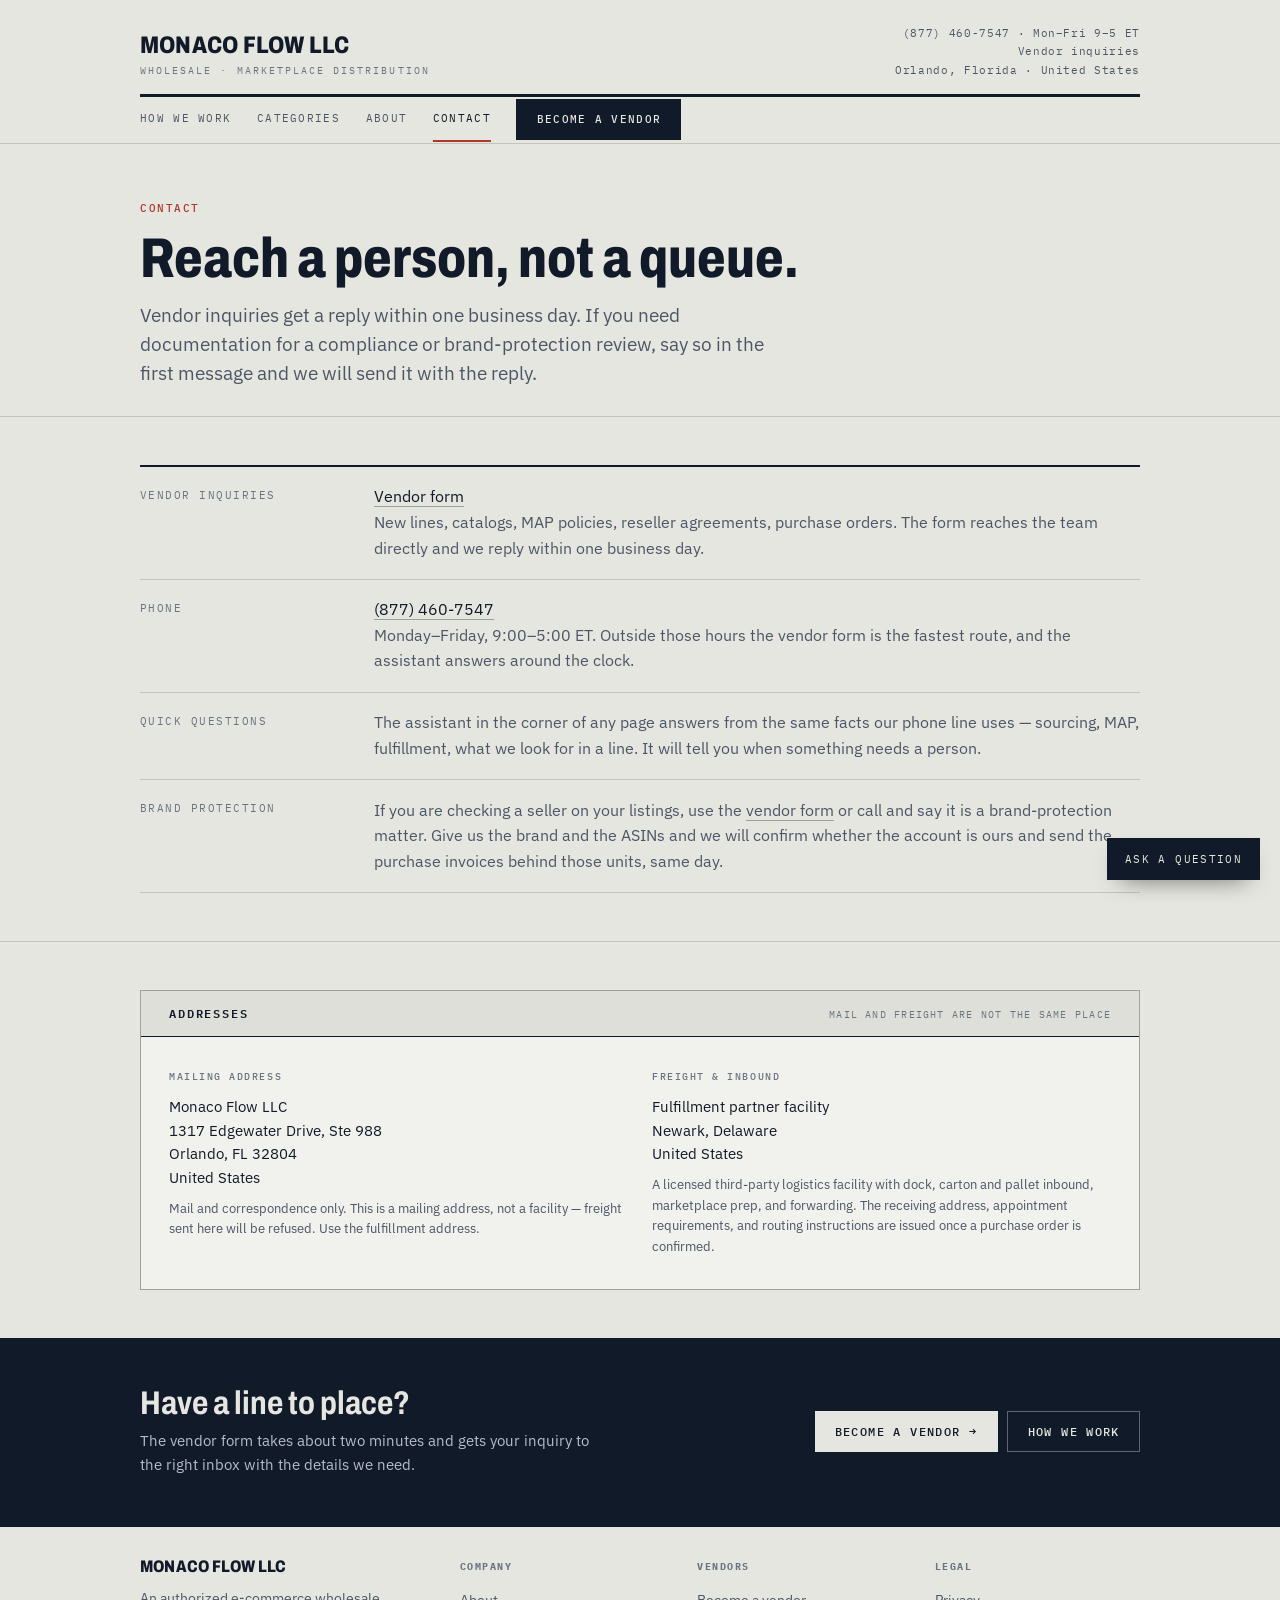
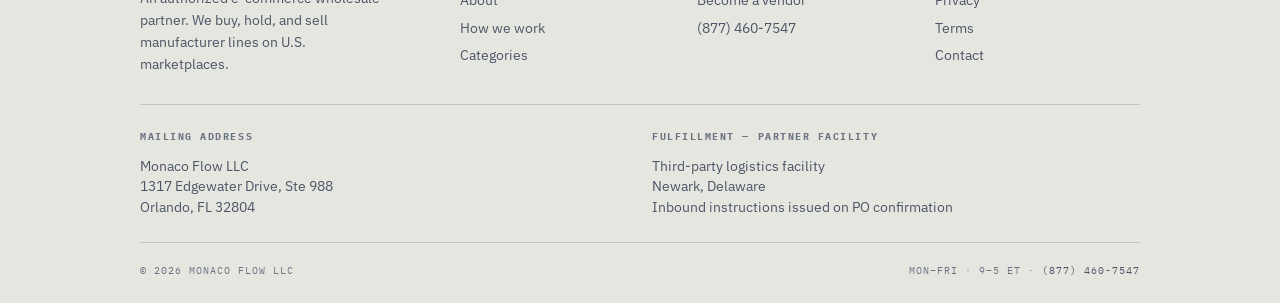
<file: contact.html>
<!DOCTYPE html>
<html lang="en">
<head>
<meta charset="utf-8">
<meta name="viewport" content="width=device-width, initial-scale=1">
<meta name="theme-color" content="#e6e6e0">
<meta name="color-scheme" content="light">
<title>Contact — Monaco Flow LLC</title>
<meta name="description" content="Contact Monaco Flow LLC: (877) 460-7547, Mon–Fri 9–5 ET, or the vendor form. Mail to Orlando, FL; fulfillment through a partner facility in Newark, DE.">
<link rel="canonical" href="https://themonacoflow.com/contact.html">
<meta name="robots" content="index, follow">

<meta property="og:type" content="article">
<meta property="og:site_name" content="Monaco Flow LLC">
<meta property="og:title" content="Contact — Monaco Flow LLC">
<meta property="og:description" content="Phone, email, mailing address, and fulfillment details for Monaco Flow LLC.">
<meta property="og:url" content="https://themonacoflow.com/contact.html">
<meta property="og:image" content="https://themonacoflow.com/og.png">
<meta name="twitter:card" content="summary_large_image">
<meta name="twitter:image" content="https://themonacoflow.com/og.png">

<link rel="icon" type="image/svg+xml" href="favicon.svg">
<link rel="preconnect" href="https://fonts.googleapis.com">
<link rel="preconnect" href="https://fonts.gstatic.com" crossorigin>
<link href="https://fonts.googleapis.com/css2?family=Archivo:wdth,wght@62..100,400..800&family=IBM+Plex+Mono:wght@400;500;600&family=IBM+Plex+Sans:wght@400;500;600&display=swap" rel="stylesheet">
<link rel="stylesheet" href="site.css">
</head>
<body>

<header class="letterhead">
  <div class="wrap letterhead__inner">
    <a class="mark" href="/">
      <span class="mark__name">Monaco Flow LLC</span>
      <span class="mark__sub">Wholesale &middot; Marketplace Distribution</span>
    </a>
    <div class="letterhead__contact">
      <a href="tel:+18774607547">(877) 460-7547</a> &middot; Mon&ndash;Fri 9&ndash;5 ET<br>
      <a href="vendors.html">Vendor inquiries</a><br>
      Orlando, Florida &middot; United States
    </div>
  </div>
  <div class="wrap"><div class="letterhead__rules"></div></div>
</header>

<div class="navbar">
  <div class="wrap navbar__inner">
    <button class="nav-toggle" type="button" aria-expanded="false" aria-controls="site-nav">Menu</button>
    <nav class="nav" id="site-nav" aria-label="Main">
        <a href="how-we-work.html">How we work</a>
        <a href="categories.html">Categories</a>
        <a href="about.html">About</a>
        <a href="contact.html" aria-current="page">Contact</a>
        <a class="btn" href="vendors.html">Become a vendor</a>
    </nav>
  </div>
</div>

<main>

  <section class="pagehead">
    <div class="wrap">
      <span class="mono">Contact</span>
      <h1>Reach a person, not a queue.</h1>
      <p class="lede">
        Vendor inquiries get a reply within one business day. If you need documentation for a
        compliance or brand-protection review, say so in the first message and we will send it
        with the reply.
      </p>
    </div>
  </section>

  <section class="band band--tight">
    <div class="wrap">
      <dl class="rows">
        <div class="row">
          <dt>Vendor inquiries</dt>
          <dd>
            <a href="vendors.html">Vendor form</a>
            <p>New lines, catalogs, MAP policies, reseller agreements, purchase orders. The form reaches the team directly and we reply within one business day.</p>
          </dd>
        </div>
        <div class="row">
          <dt>Phone</dt>
          <dd>
            <a href="tel:+18774607547">(877) 460-7547</a>
            <p>Monday&ndash;Friday, 9:00&ndash;5:00 ET. Outside those hours the vendor form is the fastest route, and the assistant answers around the clock.</p>
          </dd>
        </div>
        <div class="row">
          <dt>Quick questions</dt>
          <dd>
            <p>The assistant in the corner of any page answers from the same facts our phone line
              uses &mdash; sourcing, MAP, fulfillment, what we look for in a line. It will tell you
              when something needs a person.</p>
          </dd>
        </div>
        <div class="row">
          <dt>Brand protection</dt>
          <dd>
            <p>If you are checking a seller on your listings, use the
              <a href="vendors.html">vendor form</a> or call and say it is a brand-protection
              matter. Give us the brand and the ASINs and we will confirm whether the account is
              ours and send the purchase invoices behind those units, same day.</p>
          </dd>
        </div>
      </dl>
    </div>
  </section>

  <section class="band band--tight">
    <div class="wrap">
      <article class="doc">
        <div class="doc__head">
          <h2 class="doc__title">Addresses</h2>
          <p class="doc__meta">Mail and freight are not the same place</p>
        </div>
        <div class="doc__body">
          <div class="addresses">
            <div class="addr">
              <h3>Mailing address</h3>
              <address>
                Monaco Flow LLC<br>
                1317 Edgewater Drive, Ste 988<br>
                Orlando, FL 32804<br>
                United States
              </address>
              <p>Mail and correspondence only. This is a mailing address, not a facility &mdash; freight sent here will be refused. Use the fulfillment address.</p>
            </div>
            <div class="addr">
              <h3>Freight &amp; inbound</h3>
              <address>
                Fulfillment partner facility<br>
                Newark, Delaware<br>
                United States
              </address>
              <p>A licensed third-party logistics facility with dock, carton and pallet inbound, marketplace prep, and forwarding. The receiving address, appointment requirements, and routing instructions are issued once a purchase order is confirmed.</p>
            </div>
          </div>
        </div>
      </article>
    </div>
  </section>

  <section class="band band--tight cta-band">
    <div class="wrap cta-band__inner">
      <div>
        <h2>Have a line to place?</h2>
        <p>The vendor form takes about two minutes and gets your inquiry to the right inbox with the details we need.</p>
      </div>
      <div class="btn-row">
        <a class="btn" href="vendors.html">Become a vendor <span class="arrow" aria-hidden="true">&rarr;</span></a>
        <a class="btn btn--ghost" href="how-we-work.html">How we work</a>
      </div>
    </div>
  </section>

</main>

<footer class="footer">
  <div class="wrap">
    <div class="footer__grid">
      <div class="footer__brand">
        <span class="mark__name" style="font-size:1.05rem;">Monaco Flow LLC</span>
        <p>An authorized e-commerce wholesale partner. We buy, hold, and sell manufacturer lines on U.S. marketplaces.</p>
      </div>
      <div>
        <h4>Company</h4>
        <a href="about.html">About</a>
        <a href="how-we-work.html">How we work</a>
        <a href="categories.html">Categories</a>
      </div>
      <div>
        <h4>Vendors</h4>
        <a href="vendors.html">Become a vendor</a>
        <a href="tel:+18774607547">(877) 460-7547</a>
      </div>
      <div>
        <h4>Legal</h4>
        <a href="privacy.html">Privacy</a>
        <a href="terms.html">Terms</a>
        <a href="contact.html">Contact</a>
      </div>
    </div>

    <div class="footer__addresses addresses">
      <div>
        <h4>Mailing address</h4>
        <address>
          Monaco Flow LLC<br>
          1317 Edgewater Drive, Ste 988<br>
          Orlando, FL 32804
        </address>
      </div>
      <div>
        <h4>Fulfillment &mdash; partner facility</h4>
        <address>
          Third-party logistics facility<br>
          Newark, Delaware<br>
          Inbound instructions issued on PO confirmation
        </address>
      </div>
    </div>

    <div class="footer__base">
      <p>&copy; 2026 Monaco Flow LLC</p>
      <p>Mon&ndash;Fri &middot; 9&ndash;5 ET &middot; <a href="tel:+18774607547">(877) 460-7547</a></p>
    </div>
  </div>
</footer>

<script src="site.js"></script>
</body>
</html>
</file>
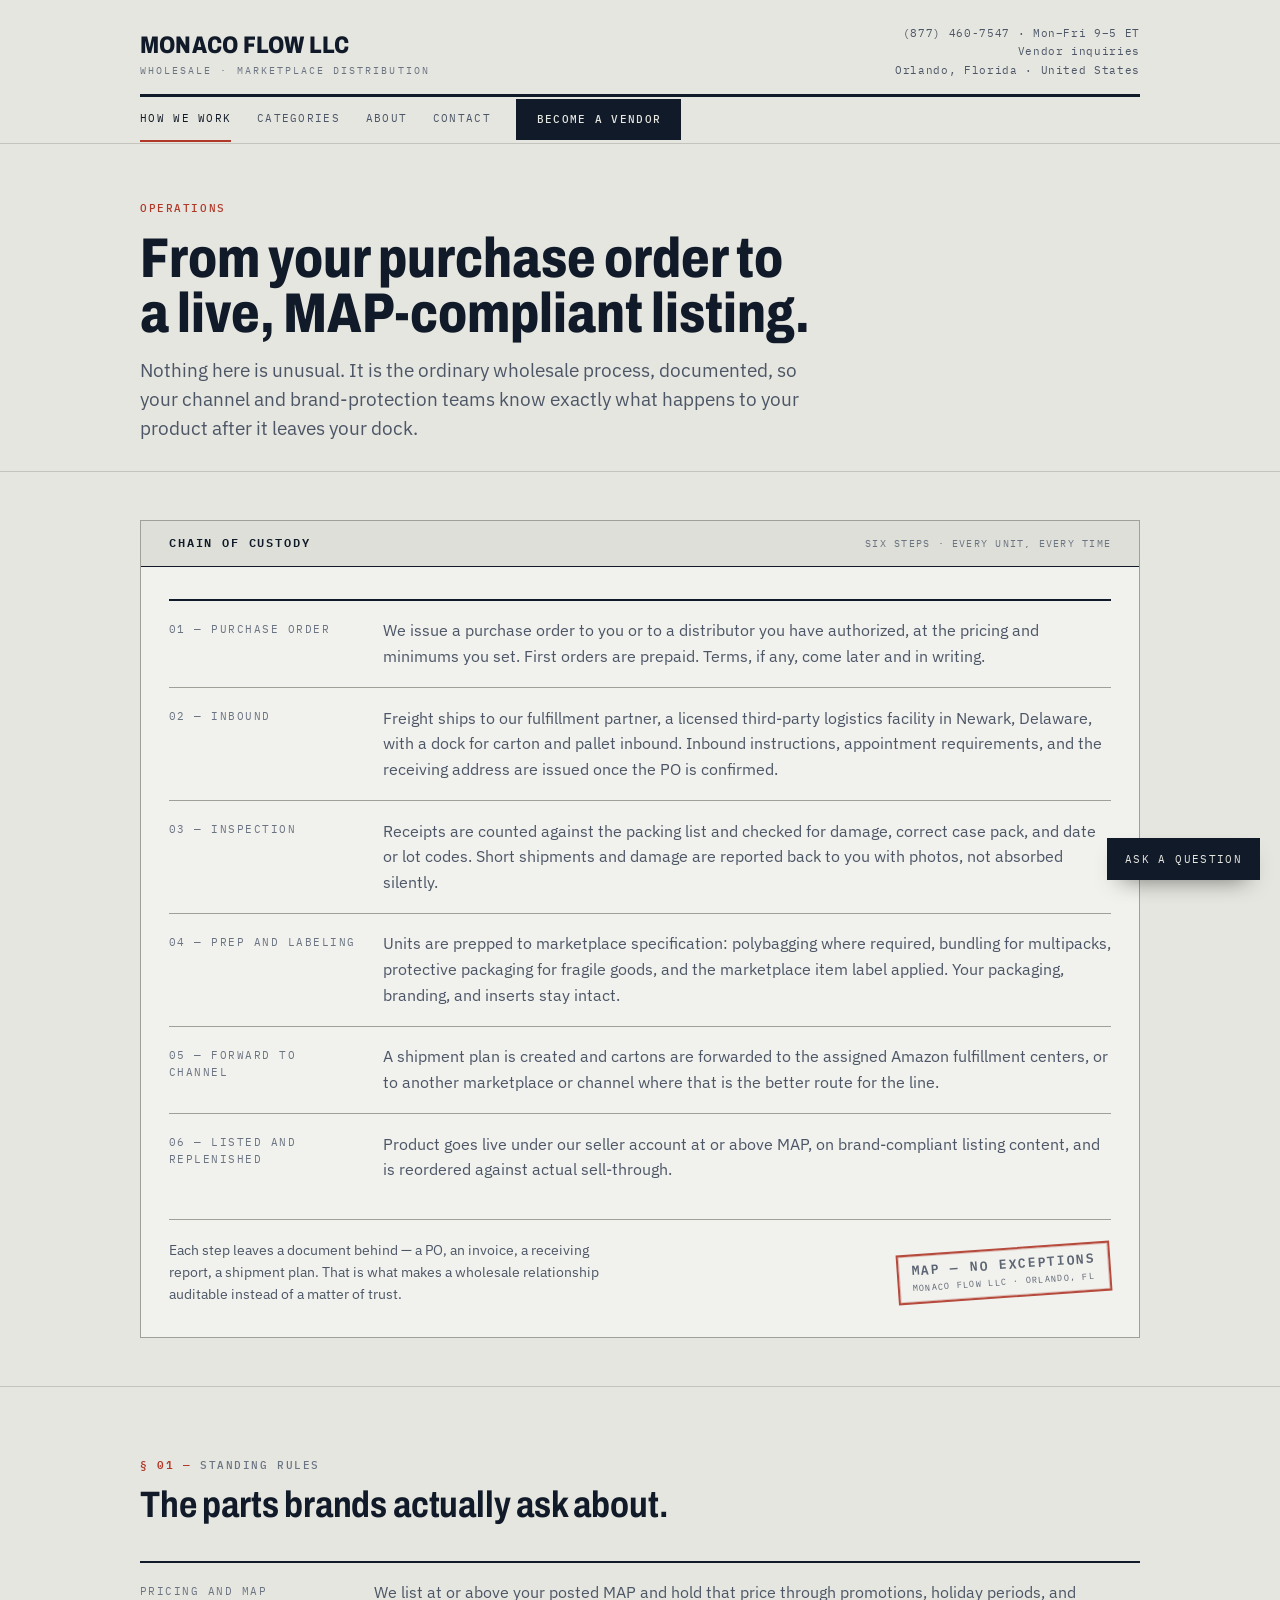
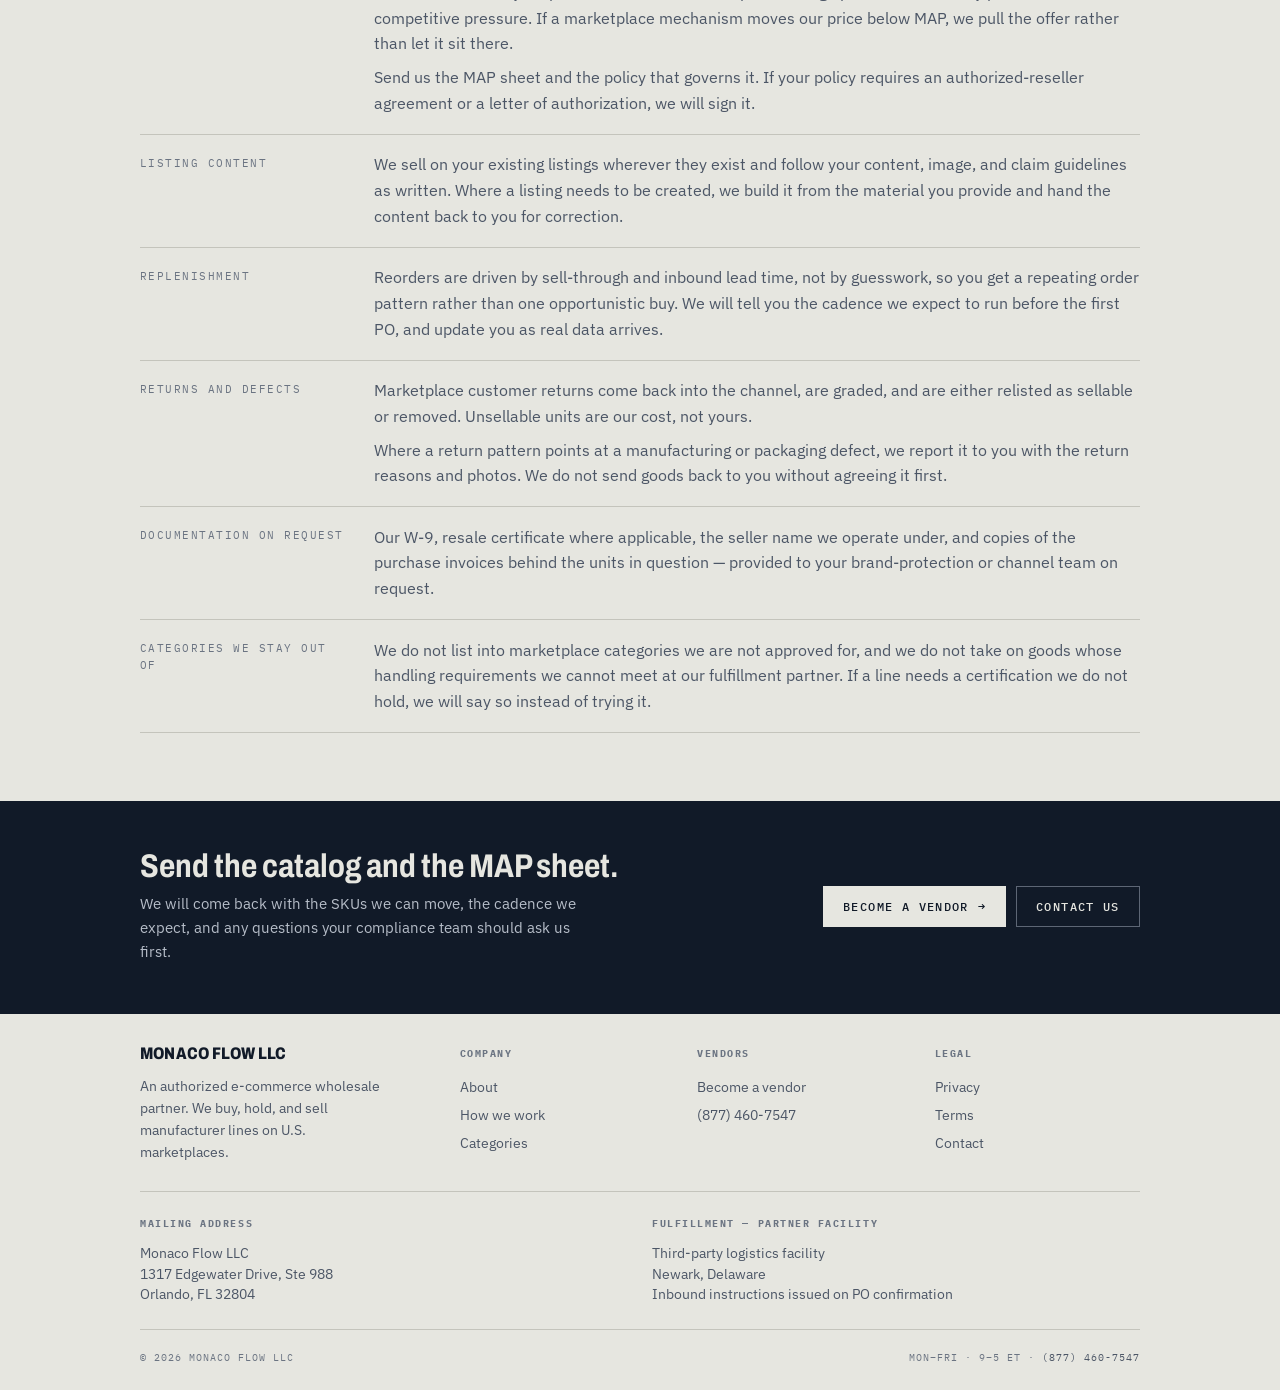
<file: how-we-work.html>
<!DOCTYPE html>
<html lang="en">
<head>
<meta charset="utf-8">
<meta name="viewport" content="width=device-width, initial-scale=1">
<meta name="theme-color" content="#e6e6e0">
<meta name="color-scheme" content="light">
<title>How we work — Monaco Flow LLC</title>
<meta name="description" content="Purchase order to live listing: how Monaco Flow LLC buys authorized supply, receives and preps through a licensed 3PL in Newark, DE, lists under MAP, replenishes, and handles returns.">
<link rel="canonical" href="https://themonacoflow.com/how-we-work.html">
<meta name="robots" content="index, follow">

<meta property="og:type" content="article">
<meta property="og:site_name" content="Monaco Flow LLC">
<meta property="og:title" content="How we work — Monaco Flow LLC">
<meta property="og:description" content="Purchase order to live listing: authorized supply, 3PL prep in Newark DE, MAP-compliant listings, replenishment, returns.">
<meta property="og:url" content="https://themonacoflow.com/how-we-work.html">
<meta property="og:image" content="https://themonacoflow.com/og.png">
<meta name="twitter:card" content="summary_large_image">
<meta name="twitter:image" content="https://themonacoflow.com/og.png">

<link rel="icon" type="image/svg+xml" href="favicon.svg">
<link rel="preconnect" href="https://fonts.googleapis.com">
<link rel="preconnect" href="https://fonts.gstatic.com" crossorigin>
<link href="https://fonts.googleapis.com/css2?family=Archivo:wdth,wght@62..100,400..800&family=IBM+Plex+Mono:wght@400;500;600&family=IBM+Plex+Sans:wght@400;500;600&display=swap" rel="stylesheet">
<link rel="stylesheet" href="site.css">
</head>
<body>

<header class="letterhead">
  <div class="wrap letterhead__inner">
    <a class="mark" href="/">
      <span class="mark__name">Monaco Flow LLC</span>
      <span class="mark__sub">Wholesale &middot; Marketplace Distribution</span>
    </a>
    <div class="letterhead__contact">
      <a href="tel:+18774607547">(877) 460-7547</a> &middot; Mon&ndash;Fri 9&ndash;5 ET<br>
      <a href="vendors.html">Vendor inquiries</a><br>
      Orlando, Florida &middot; United States
    </div>
  </div>
  <div class="wrap"><div class="letterhead__rules"></div></div>
</header>

<div class="navbar">
  <div class="wrap navbar__inner">
    <button class="nav-toggle" type="button" aria-expanded="false" aria-controls="site-nav">Menu</button>
    <nav class="nav" id="site-nav" aria-label="Main">
        <a href="how-we-work.html" aria-current="page">How we work</a>
        <a href="categories.html">Categories</a>
        <a href="about.html">About</a>
        <a href="contact.html">Contact</a>
        <a class="btn" href="vendors.html">Become a vendor</a>
    </nav>
  </div>
</div>

<main>

  <section class="pagehead">
    <div class="wrap">
      <span class="mono">Operations</span>
      <h1>From your purchase order to a live, MAP-compliant listing.</h1>
      <p class="lede">
        Nothing here is unusual. It is the ordinary wholesale process, documented, so your
        channel and brand-protection teams know exactly what happens to your product after it
        leaves your dock.
      </p>
    </div>
  </section>

  <section class="band band--tight" aria-labelledby="custody-title">
    <div class="wrap">
      <article class="doc">
        <div class="doc__head">
          <h2 class="doc__title" id="custody-title">Chain of custody</h2>
          <p class="doc__meta">Six steps &middot; every unit, every time</p>
        </div>
        <div class="doc__body">
          <dl class="rows">
            <div class="row">
              <dt>01 &mdash; Purchase order</dt>
              <dd>
                <p>We issue a purchase order to you or to a distributor you have authorized, at the
                pricing and minimums you set. First orders are prepaid. Terms, if any, come later and
                in writing.</p>
              </dd>
            </div>
            <div class="row">
              <dt>02 &mdash; Inbound</dt>
              <dd>
                <p>Freight ships to our fulfillment partner, a licensed third-party logistics facility
                in Newark, Delaware, with a dock for carton and pallet inbound. Inbound instructions,
                appointment requirements, and the receiving address are issued once the PO is confirmed.</p>
              </dd>
            </div>
            <div class="row">
              <dt>03 &mdash; Inspection</dt>
              <dd>
                <p>Receipts are counted against the packing list and checked for damage, correct case
                pack, and date or lot codes. Short shipments and damage are reported back to you with
                photos, not absorbed silently.</p>
              </dd>
            </div>
            <div class="row">
              <dt>04 &mdash; Prep and labeling</dt>
              <dd>
                <p>Units are prepped to marketplace specification: polybagging where required,
                bundling for multipacks, protective packaging for fragile goods, and the marketplace
                item label applied. Your packaging, branding, and inserts stay intact.</p>
              </dd>
            </div>
            <div class="row">
              <dt>05 &mdash; Forward to channel</dt>
              <dd>
                <p>A shipment plan is created and cartons are forwarded to the assigned Amazon
                fulfillment centers, or to another marketplace or channel where that is the better
                route for the line.</p>
              </dd>
            </div>
            <div class="row">
              <dt>06 &mdash; Listed and replenished</dt>
              <dd>
                <p>Product goes live under our seller account at or above MAP, on brand-compliant
                listing content, and is reordered against actual sell-through.</p>
              </dd>
            </div>
          </dl>

          <div class="doc__foot">
            <p>
              Each step leaves a document behind &mdash; a PO, an invoice, a receiving report, a
              shipment plan. That is what makes a wholesale relationship auditable instead of
              a matter of trust.
            </p>
            <p class="stamp">
              <b>MAP &mdash; no exceptions</b>
              <span>Monaco Flow LLC &middot; Orlando, FL</span>
            </p>
          </div>
        </div>
      </article>
    </div>
  </section>

  <section class="band" aria-labelledby="rules-title">
    <div class="wrap">
      <div class="band-head">
        <span class="mono">Standing rules</span>
        <h2 id="rules-title">The parts brands actually ask about.</h2>
      </div>

      <dl class="rows">
        <div class="row">
          <dt>Pricing and MAP</dt>
          <dd>
            <p>We list at or above your posted MAP and hold that price through promotions, holiday
              periods, and competitive pressure. If a marketplace mechanism moves our price below
              MAP, we pull the offer rather than let it sit there.</p>
            <p>Send us the MAP sheet and the policy that governs it. If your policy requires an
              authorized-reseller agreement or a letter of authorization, we will sign it.</p>
          </dd>
        </div>
        <div class="row">
          <dt>Listing content</dt>
          <dd>
            <p>We sell on your existing listings wherever they exist and follow your content, image,
              and claim guidelines as written. Where a listing needs to be created, we build it from
              the material you provide and hand the content back to you for correction.</p>
          </dd>
        </div>
        <div class="row">
          <dt>Replenishment</dt>
          <dd>
            <p>Reorders are driven by sell-through and inbound lead time, not by guesswork, so you
              get a repeating order pattern rather than one opportunistic buy. We will tell you the
              cadence we expect to run before the first PO, and update you as real data arrives.</p>
          </dd>
        </div>
        <div class="row">
          <dt>Returns and defects</dt>
          <dd>
            <p>Marketplace customer returns come back into the channel, are graded, and are either
              relisted as sellable or removed. Unsellable units are our cost, not yours.</p>
            <p>Where a return pattern points at a manufacturing or packaging defect, we report it to
              you with the return reasons and photos. We do not send goods back to you without
              agreeing it first.</p>
          </dd>
        </div>
        <div class="row">
          <dt>Documentation on request</dt>
          <dd>
            <p>Our W-9, resale certificate where applicable, the seller name we operate under, and
              copies of the purchase invoices behind the units in question &mdash; provided to your
              brand-protection or channel team on request.</p>
          </dd>
        </div>
        <div class="row">
          <dt>Categories we stay out of</dt>
          <dd>
            <p>We do not list into marketplace categories we are not approved for, and we do not
              take on goods whose handling requirements we cannot meet at our fulfillment partner.
              If a line needs a certification we do not hold, we will say so instead of trying it.</p>
          </dd>
        </div>
      </dl>
    </div>
  </section>

  <section class="band band--tight cta-band">
    <div class="wrap cta-band__inner">
      <div>
        <h2>Send the catalog and the MAP sheet.</h2>
        <p>We will come back with the SKUs we can move, the cadence we expect, and any questions your compliance team should ask us first.</p>
      </div>
      <div class="btn-row">
        <a class="btn" href="vendors.html">Become a vendor <span class="arrow" aria-hidden="true">&rarr;</span></a>
        <a class="btn btn--ghost" href="contact.html">Contact us</a>
      </div>
    </div>
  </section>

</main>

<footer class="footer">
  <div class="wrap">
    <div class="footer__grid">
      <div class="footer__brand">
        <span class="mark__name" style="font-size:1.05rem;">Monaco Flow LLC</span>
        <p>An authorized e-commerce wholesale partner. We buy, hold, and sell manufacturer lines on U.S. marketplaces.</p>
      </div>
      <div>
        <h4>Company</h4>
        <a href="about.html">About</a>
        <a href="how-we-work.html">How we work</a>
        <a href="categories.html">Categories</a>
      </div>
      <div>
        <h4>Vendors</h4>
        <a href="vendors.html">Become a vendor</a>
        <a href="tel:+18774607547">(877) 460-7547</a>
      </div>
      <div>
        <h4>Legal</h4>
        <a href="privacy.html">Privacy</a>
        <a href="terms.html">Terms</a>
        <a href="contact.html">Contact</a>
      </div>
    </div>

    <div class="footer__addresses addresses">
      <div>
        <h4>Mailing address</h4>
        <address>
          Monaco Flow LLC<br>
          1317 Edgewater Drive, Ste 988<br>
          Orlando, FL 32804
        </address>
      </div>
      <div>
        <h4>Fulfillment &mdash; partner facility</h4>
        <address>
          Third-party logistics facility<br>
          Newark, Delaware<br>
          Inbound instructions issued on PO confirmation
        </address>
      </div>
    </div>

    <div class="footer__base">
      <p>&copy; 2026 Monaco Flow LLC</p>
      <p>Mon&ndash;Fri &middot; 9&ndash;5 ET &middot; <a href="tel:+18774607547">(877) 460-7547</a></p>
    </div>
  </div>
</footer>

<script src="site.js"></script>
</body>
</html>
</file>
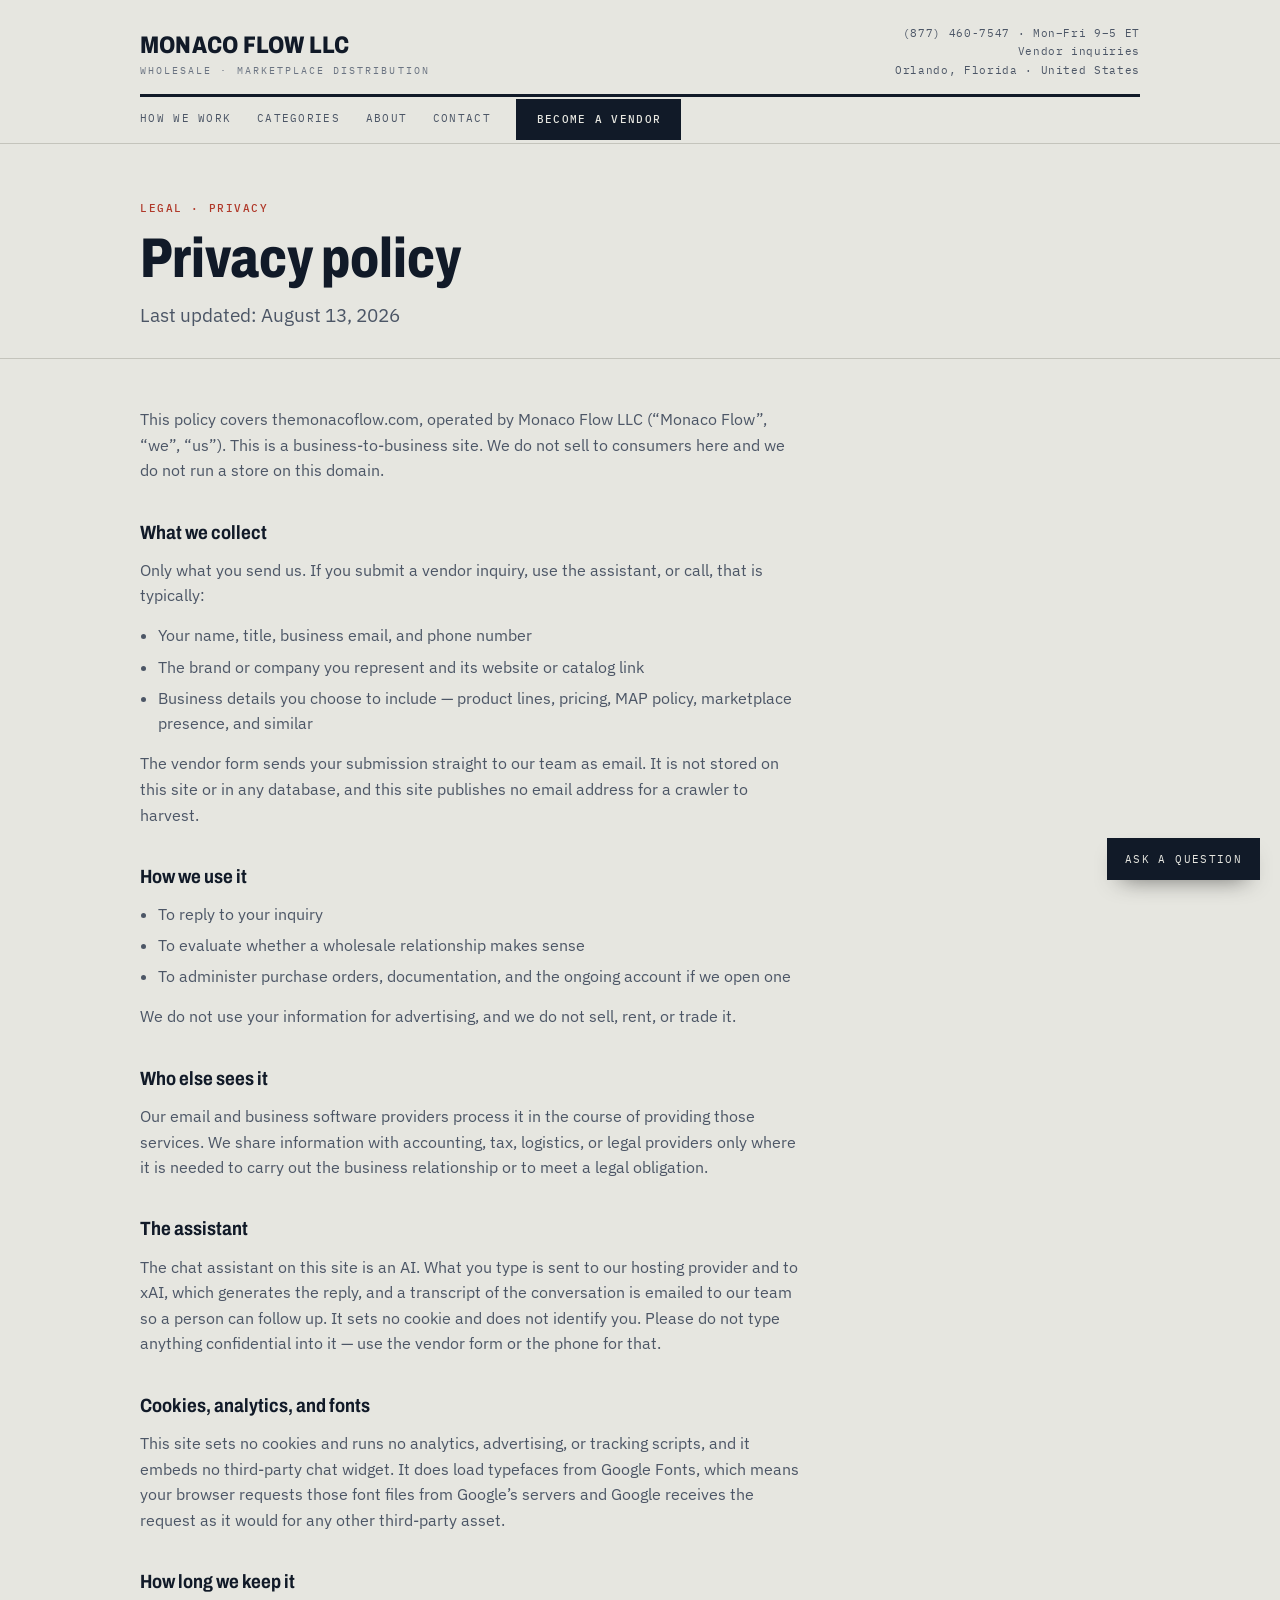
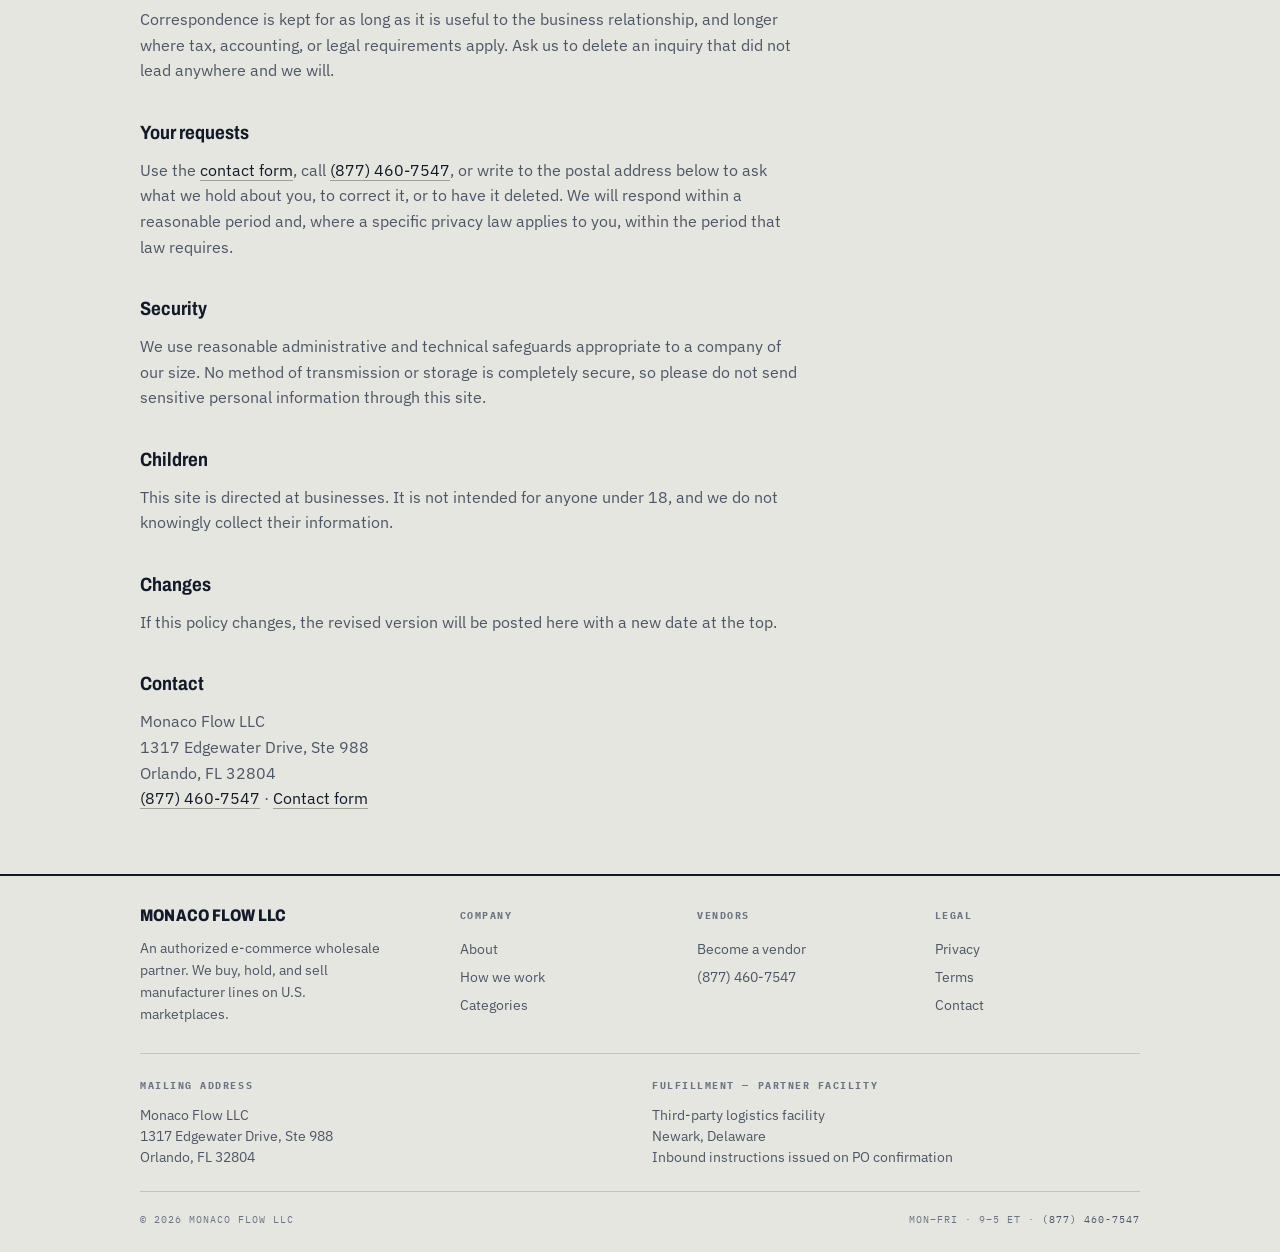
<file: privacy.html>
<!DOCTYPE html>
<html lang="en">
<head>
<meta charset="utf-8">
<meta name="viewport" content="width=device-width, initial-scale=1">
<meta name="theme-color" content="#e6e6e0">
<meta name="color-scheme" content="light">
<title>Privacy policy — Monaco Flow LLC</title>
<meta name="description" content="Privacy policy for themonacoflow.com. What business contact information Monaco Flow LLC collects through vendor inquiries, why, and how it is handled.">
<link rel="canonical" href="https://themonacoflow.com/privacy.html">
<meta name="robots" content="index, follow">

<meta property="og:type" content="article">
<meta property="og:site_name" content="Monaco Flow LLC">
<meta property="og:title" content="Privacy policy — Monaco Flow LLC">
<meta property="og:description" content="What we collect through vendor inquiries, why, and how it is handled.">
<meta property="og:url" content="https://themonacoflow.com/privacy.html">
<meta property="og:image" content="https://themonacoflow.com/og.png">
<meta name="twitter:card" content="summary_large_image">
<meta name="twitter:image" content="https://themonacoflow.com/og.png">

<link rel="icon" type="image/svg+xml" href="favicon.svg">
<link rel="preconnect" href="https://fonts.googleapis.com">
<link rel="preconnect" href="https://fonts.gstatic.com" crossorigin>
<link href="https://fonts.googleapis.com/css2?family=Archivo:wdth,wght@62..100,400..800&family=IBM+Plex+Mono:wght@400;500;600&family=IBM+Plex+Sans:wght@400;500;600&display=swap" rel="stylesheet">
<link rel="stylesheet" href="site.css">
</head>
<body>

<header class="letterhead">
  <div class="wrap letterhead__inner">
    <a class="mark" href="/">
      <span class="mark__name">Monaco Flow LLC</span>
      <span class="mark__sub">Wholesale &middot; Marketplace Distribution</span>
    </a>
    <div class="letterhead__contact">
      <a href="tel:+18774607547">(877) 460-7547</a> &middot; Mon&ndash;Fri 9&ndash;5 ET<br>
      <a href="vendors.html">Vendor inquiries</a><br>
      Orlando, Florida &middot; United States
    </div>
  </div>
  <div class="wrap"><div class="letterhead__rules"></div></div>
</header>

<div class="navbar">
  <div class="wrap navbar__inner">
    <button class="nav-toggle" type="button" aria-expanded="false" aria-controls="site-nav">Menu</button>
    <nav class="nav" id="site-nav" aria-label="Main">
        <a href="how-we-work.html">How we work</a>
        <a href="categories.html">Categories</a>
        <a href="about.html">About</a>
        <a href="contact.html">Contact</a>
        <a class="btn" href="vendors.html">Become a vendor</a>
    </nav>
  </div>
</div>

<main>

  <section class="pagehead">
    <div class="wrap">
      <span class="mono">Legal &middot; Privacy</span>
      <h1>Privacy policy</h1>
      <p class="lede">Last updated: August 13, 2026</p>
    </div>
  </section>

  <section class="band band--tight">
    <div class="wrap">
      <div class="prose">
        <p>
          This policy covers themonacoflow.com, operated by Monaco Flow LLC (&ldquo;Monaco
          Flow&rdquo;, &ldquo;we&rdquo;, &ldquo;us&rdquo;). This is a business-to-business site.
          We do not sell to consumers here and we do not run a store on this domain.
        </p>

        <h2>What we collect</h2>
        <p>Only what you send us. If you submit a vendor inquiry, use the assistant, or call, that is typically:</p>
        <ul>
          <li>Your name, title, business email, and phone number</li>
          <li>The brand or company you represent and its website or catalog link</li>
          <li>Business details you choose to include &mdash; product lines, pricing, MAP policy, marketplace presence, and similar</li>
        </ul>
        <p>
          The vendor form sends your submission straight to our team as email. It is not stored
          on this site or in any database, and this site publishes no email address for a crawler
          to harvest.
        </p>

        <h2>How we use it</h2>
        <ul>
          <li>To reply to your inquiry</li>
          <li>To evaluate whether a wholesale relationship makes sense</li>
          <li>To administer purchase orders, documentation, and the ongoing account if we open one</li>
        </ul>
        <p>We do not use your information for advertising, and we do not sell, rent, or trade it.</p>

        <h2>Who else sees it</h2>
        <p>
          Our email and business software providers process it in the course of providing those
          services. We share information with accounting, tax, logistics, or legal providers only
          where it is needed to carry out the business relationship or to meet a legal obligation.
        </p>

        <h2>The assistant</h2>
        <p>
          The chat assistant on this site is an AI. What you type is sent to our hosting provider
          and to xAI, which generates the reply, and a transcript of the conversation is emailed to
          our team so a person can follow up. It sets no cookie and does not identify you. Please
          do not type anything confidential into it &mdash; use the vendor form or the phone for that.
        </p>

        <h2>Cookies, analytics, and fonts</h2>
        <p>
          This site sets no cookies and runs no analytics, advertising, or tracking scripts, and it embeds no third-party chat widget. It
          does load typefaces from Google Fonts, which means your browser requests those font files
          from Google&rsquo;s servers and Google receives the request as it would for any other
          third-party asset.
        </p>

        <h2>How long we keep it</h2>
        <p>
          Correspondence is kept for as long as it is useful to the business relationship, and
          longer where tax, accounting, or legal requirements apply. Ask us to delete an inquiry
          that did not lead anywhere and we will.
        </p>

        <h2>Your requests</h2>
        <p>
          Use the <a href="vendors.html">contact form</a>, call <a href="tel:+18774607547">(877)
          460-7547</a>, or write to the postal address below to ask what we hold about you, to
          correct it, or to have it deleted. We will respond within a reasonable period and, where
          a specific privacy law applies to you, within the period that law requires.
        </p>

        <h2>Security</h2>
        <p>
          We use reasonable administrative and technical safeguards appropriate to a company of our
          size. No method of transmission or storage is completely secure, so please do not send
          sensitive personal information through this site.
        </p>

        <h2>Children</h2>
        <p>This site is directed at businesses. It is not intended for anyone under 18, and we do not knowingly collect their information.</p>

        <h2>Changes</h2>
        <p>If this policy changes, the revised version will be posted here with a new date at the top.</p>

        <h2>Contact</h2>
        <p>
          Monaco Flow LLC<br>
          1317 Edgewater Drive, Ste 988<br>
          Orlando, FL 32804<br>
          <a href="tel:+18774607547">(877) 460-7547</a> &middot;
          <a href="vendors.html">Contact form</a>
        </p>
      </div>
    </div>
  </section>

</main>

<footer class="footer">
  <div class="wrap">
    <div class="footer__grid">
      <div class="footer__brand">
        <span class="mark__name" style="font-size:1.05rem;">Monaco Flow LLC</span>
        <p>An authorized e-commerce wholesale partner. We buy, hold, and sell manufacturer lines on U.S. marketplaces.</p>
      </div>
      <div>
        <h4>Company</h4>
        <a href="about.html">About</a>
        <a href="how-we-work.html">How we work</a>
        <a href="categories.html">Categories</a>
      </div>
      <div>
        <h4>Vendors</h4>
        <a href="vendors.html">Become a vendor</a>
        <a href="tel:+18774607547">(877) 460-7547</a>
      </div>
      <div>
        <h4>Legal</h4>
        <a href="privacy.html">Privacy</a>
        <a href="terms.html">Terms</a>
        <a href="contact.html">Contact</a>
      </div>
    </div>

    <div class="footer__addresses addresses">
      <div>
        <h4>Mailing address</h4>
        <address>
          Monaco Flow LLC<br>
          1317 Edgewater Drive, Ste 988<br>
          Orlando, FL 32804
        </address>
      </div>
      <div>
        <h4>Fulfillment &mdash; partner facility</h4>
        <address>
          Third-party logistics facility<br>
          Newark, Delaware<br>
          Inbound instructions issued on PO confirmation
        </address>
      </div>
    </div>

    <div class="footer__base">
      <p>&copy; 2026 Monaco Flow LLC</p>
      <p>Mon&ndash;Fri &middot; 9&ndash;5 ET &middot; <a href="tel:+18774607547">(877) 460-7547</a></p>
    </div>
  </div>
</footer>

<script src="site.js"></script>
</body>
</html>
</file>
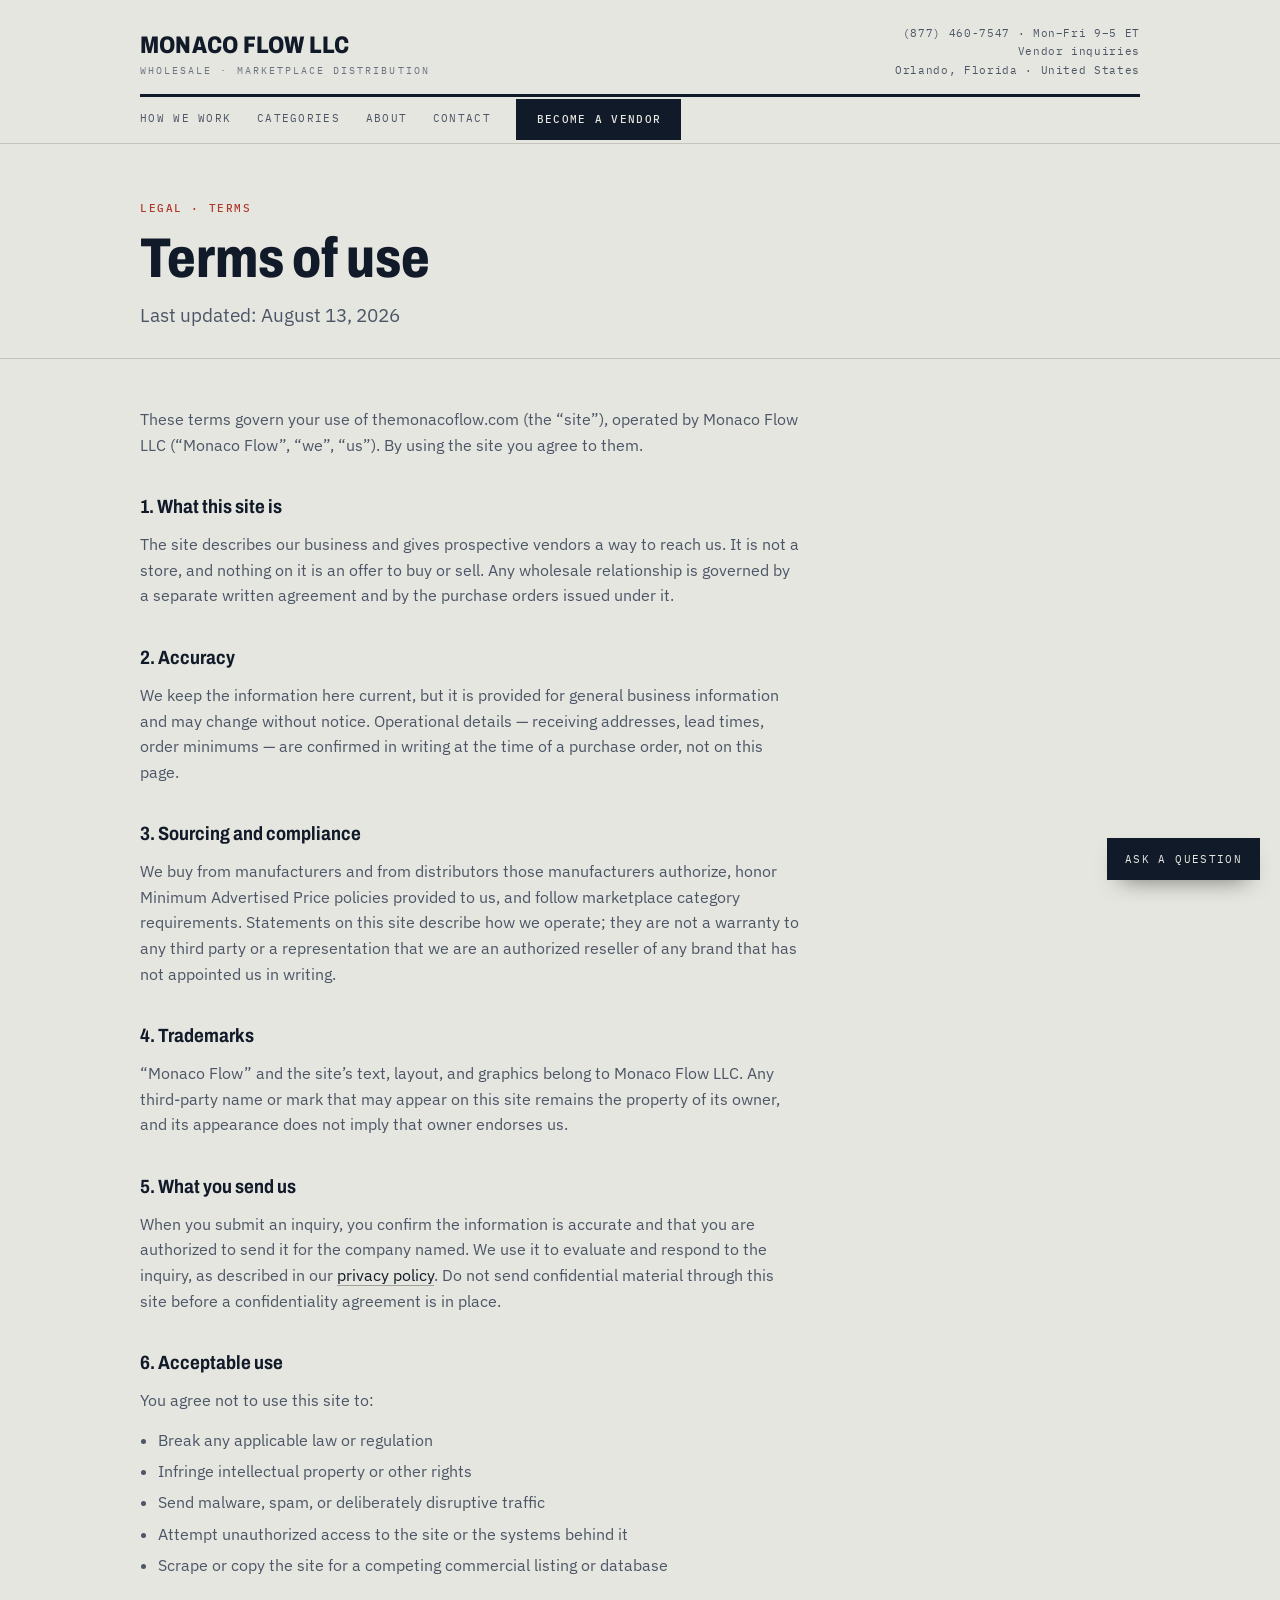
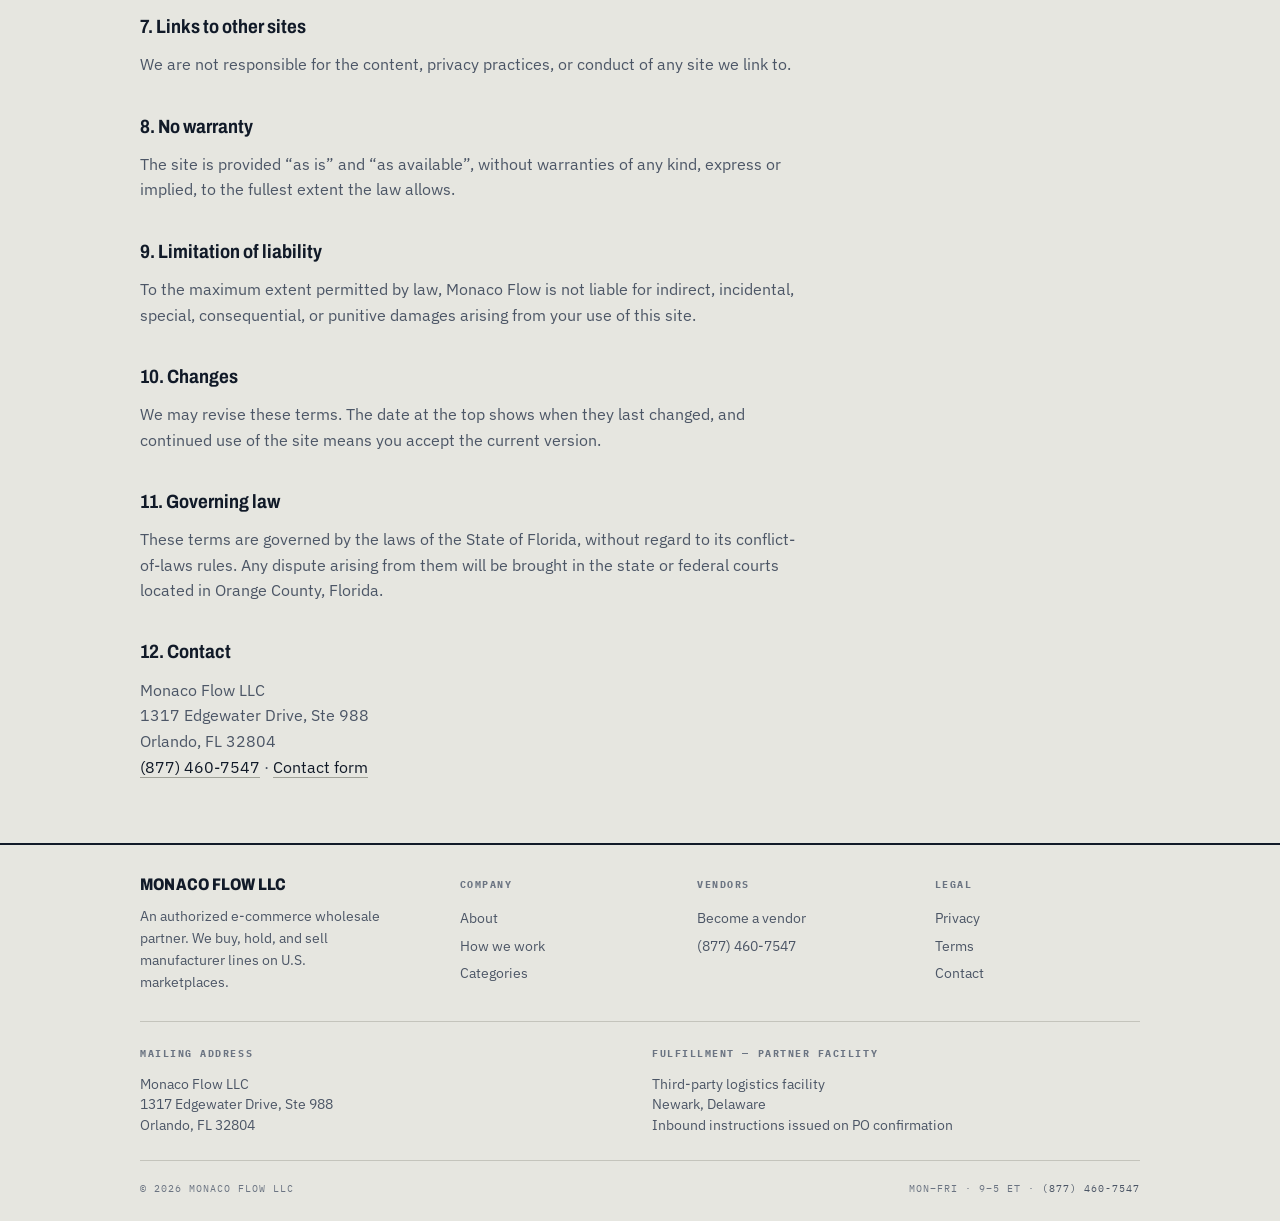
<file: terms.html>
<!DOCTYPE html>
<html lang="en">
<head>
<meta charset="utf-8">
<meta name="viewport" content="width=device-width, initial-scale=1">
<meta name="theme-color" content="#e6e6e0">
<meta name="color-scheme" content="light">
<title>Terms of use — Monaco Flow LLC</title>
<meta name="description" content="Terms of use for themonacoflow.com, operated by Monaco Flow LLC.">
<link rel="canonical" href="https://themonacoflow.com/terms.html">
<meta name="robots" content="index, follow">

<meta property="og:type" content="article">
<meta property="og:site_name" content="Monaco Flow LLC">
<meta property="og:title" content="Terms of use — Monaco Flow LLC">
<meta property="og:description" content="Terms of use for themonacoflow.com.">
<meta property="og:url" content="https://themonacoflow.com/terms.html">
<meta property="og:image" content="https://themonacoflow.com/og.png">
<meta name="twitter:card" content="summary_large_image">
<meta name="twitter:image" content="https://themonacoflow.com/og.png">

<link rel="icon" type="image/svg+xml" href="favicon.svg">
<link rel="preconnect" href="https://fonts.googleapis.com">
<link rel="preconnect" href="https://fonts.gstatic.com" crossorigin>
<link href="https://fonts.googleapis.com/css2?family=Archivo:wdth,wght@62..100,400..800&family=IBM+Plex+Mono:wght@400;500;600&family=IBM+Plex+Sans:wght@400;500;600&display=swap" rel="stylesheet">
<link rel="stylesheet" href="site.css">
</head>
<body>

<header class="letterhead">
  <div class="wrap letterhead__inner">
    <a class="mark" href="/">
      <span class="mark__name">Monaco Flow LLC</span>
      <span class="mark__sub">Wholesale &middot; Marketplace Distribution</span>
    </a>
    <div class="letterhead__contact">
      <a href="tel:+18774607547">(877) 460-7547</a> &middot; Mon&ndash;Fri 9&ndash;5 ET<br>
      <a href="vendors.html">Vendor inquiries</a><br>
      Orlando, Florida &middot; United States
    </div>
  </div>
  <div class="wrap"><div class="letterhead__rules"></div></div>
</header>

<div class="navbar">
  <div class="wrap navbar__inner">
    <button class="nav-toggle" type="button" aria-expanded="false" aria-controls="site-nav">Menu</button>
    <nav class="nav" id="site-nav" aria-label="Main">
        <a href="how-we-work.html">How we work</a>
        <a href="categories.html">Categories</a>
        <a href="about.html">About</a>
        <a href="contact.html">Contact</a>
        <a class="btn" href="vendors.html">Become a vendor</a>
    </nav>
  </div>
</div>

<main>

  <section class="pagehead">
    <div class="wrap">
      <span class="mono">Legal &middot; Terms</span>
      <h1>Terms of use</h1>
      <p class="lede">Last updated: August 13, 2026</p>
    </div>
  </section>

  <section class="band band--tight">
    <div class="wrap">
      <div class="prose">
        <p>
          These terms govern your use of themonacoflow.com (the &ldquo;site&rdquo;), operated by
          Monaco Flow LLC (&ldquo;Monaco Flow&rdquo;,
          &ldquo;we&rdquo;, &ldquo;us&rdquo;). By using the site you agree to them.
        </p>

        <h2>1. What this site is</h2>
        <p>
          The site describes our business and gives prospective vendors a way to reach us. It is
          not a store, and nothing on it is an offer to buy or sell. Any wholesale relationship is
          governed by a separate written agreement and by the purchase orders issued under it.
        </p>

        <h2>2. Accuracy</h2>
        <p>
          We keep the information here current, but it is provided for general business
          information and may change without notice. Operational details &mdash; receiving
          addresses, lead times, order minimums &mdash; are confirmed in writing at the time of a
          purchase order, not on this page.
        </p>

        <h2>3. Sourcing and compliance</h2>
        <p>
          We buy from manufacturers and from distributors those manufacturers authorize, honor
          Minimum Advertised Price policies provided to us, and follow marketplace category
          requirements. Statements on this site describe how we operate; they are not a warranty
          to any third party or a representation that we are an authorized reseller of any brand
          that has not appointed us in writing.
        </p>

        <h2>4. Trademarks</h2>
        <p>
          &ldquo;Monaco Flow&rdquo; and the site&rsquo;s text, layout, and graphics belong to
          Monaco Flow LLC. Any third-party name or mark that may appear on this site remains the
          property of its owner, and its appearance does not imply that owner endorses us.
        </p>

        <h2>5. What you send us</h2>
        <p>
          When you submit an inquiry, you confirm the information is accurate and that you are
          authorized to send it for the company named. We use it to evaluate and respond to the
          inquiry, as described in our <a href="privacy.html">privacy policy</a>. Do not send
          confidential material through this site before a confidentiality agreement is in place.
        </p>

        <h2>6. Acceptable use</h2>
        <p>You agree not to use this site to:</p>
        <ul>
          <li>Break any applicable law or regulation</li>
          <li>Infringe intellectual property or other rights</li>
          <li>Send malware, spam, or deliberately disruptive traffic</li>
          <li>Attempt unauthorized access to the site or the systems behind it</li>
          <li>Scrape or copy the site for a competing commercial listing or database</li>
        </ul>

        <h2>7. Links to other sites</h2>
        <p>We are not responsible for the content, privacy practices, or conduct of any site we link to.</p>

        <h2>8. No warranty</h2>
        <p>
          The site is provided &ldquo;as is&rdquo; and &ldquo;as available&rdquo;, without
          warranties of any kind, express or implied, to the fullest extent the law allows.
        </p>

        <h2>9. Limitation of liability</h2>
        <p>
          To the maximum extent permitted by law, Monaco Flow is not liable for indirect,
          incidental, special, consequential, or punitive damages arising from your use of this
          site.
        </p>

        <h2>10. Changes</h2>
        <p>We may revise these terms. The date at the top shows when they last changed, and continued use of the site means you accept the current version.</p>

        <h2>11. Governing law</h2>
        <p>
          These terms are governed by the laws of the State of Florida, without regard to its
          conflict-of-laws rules. Any dispute arising from them will be brought in the state or
          federal courts located in Orange County, Florida.
        </p>

        <h2>12. Contact</h2>
        <p>
          Monaco Flow LLC<br>
          1317 Edgewater Drive, Ste 988<br>
          Orlando, FL 32804<br>
          <a href="tel:+18774607547">(877) 460-7547</a> &middot;
          <a href="vendors.html">Contact form</a>
        </p>
      </div>
    </div>
  </section>

</main>

<footer class="footer">
  <div class="wrap">
    <div class="footer__grid">
      <div class="footer__brand">
        <span class="mark__name" style="font-size:1.05rem;">Monaco Flow LLC</span>
        <p>An authorized e-commerce wholesale partner. We buy, hold, and sell manufacturer lines on U.S. marketplaces.</p>
      </div>
      <div>
        <h4>Company</h4>
        <a href="about.html">About</a>
        <a href="how-we-work.html">How we work</a>
        <a href="categories.html">Categories</a>
      </div>
      <div>
        <h4>Vendors</h4>
        <a href="vendors.html">Become a vendor</a>
        <a href="tel:+18774607547">(877) 460-7547</a>
      </div>
      <div>
        <h4>Legal</h4>
        <a href="privacy.html">Privacy</a>
        <a href="terms.html">Terms</a>
        <a href="contact.html">Contact</a>
      </div>
    </div>

    <div class="footer__addresses addresses">
      <div>
        <h4>Mailing address</h4>
        <address>
          Monaco Flow LLC<br>
          1317 Edgewater Drive, Ste 988<br>
          Orlando, FL 32804
        </address>
      </div>
      <div>
        <h4>Fulfillment &mdash; partner facility</h4>
        <address>
          Third-party logistics facility<br>
          Newark, Delaware<br>
          Inbound instructions issued on PO confirmation
        </address>
      </div>
    </div>

    <div class="footer__base">
      <p>&copy; 2026 Monaco Flow LLC</p>
      <p>Mon&ndash;Fri &middot; 9&ndash;5 ET &middot; <a href="tel:+18774607547">(877) 460-7547</a></p>
    </div>
  </div>
</footer>

<script src="site.js"></script>
</body>
</html>
</file>
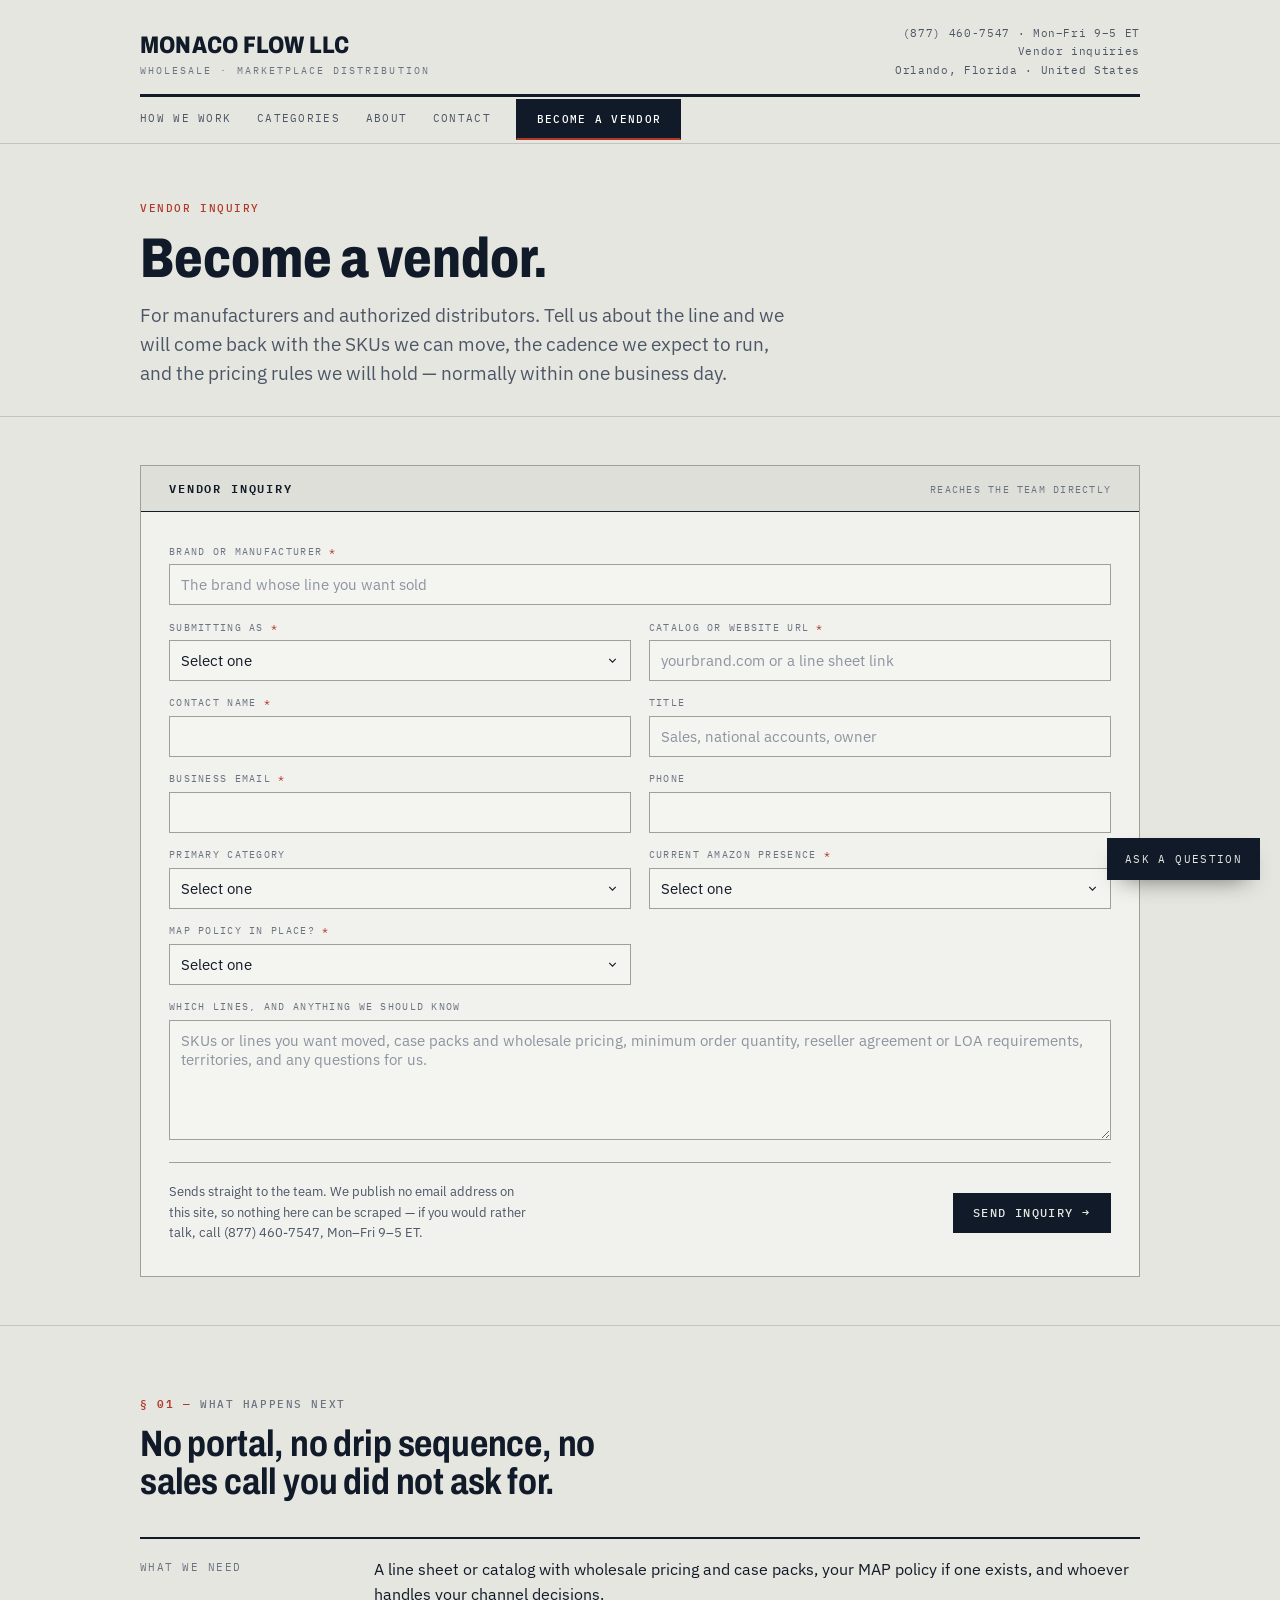
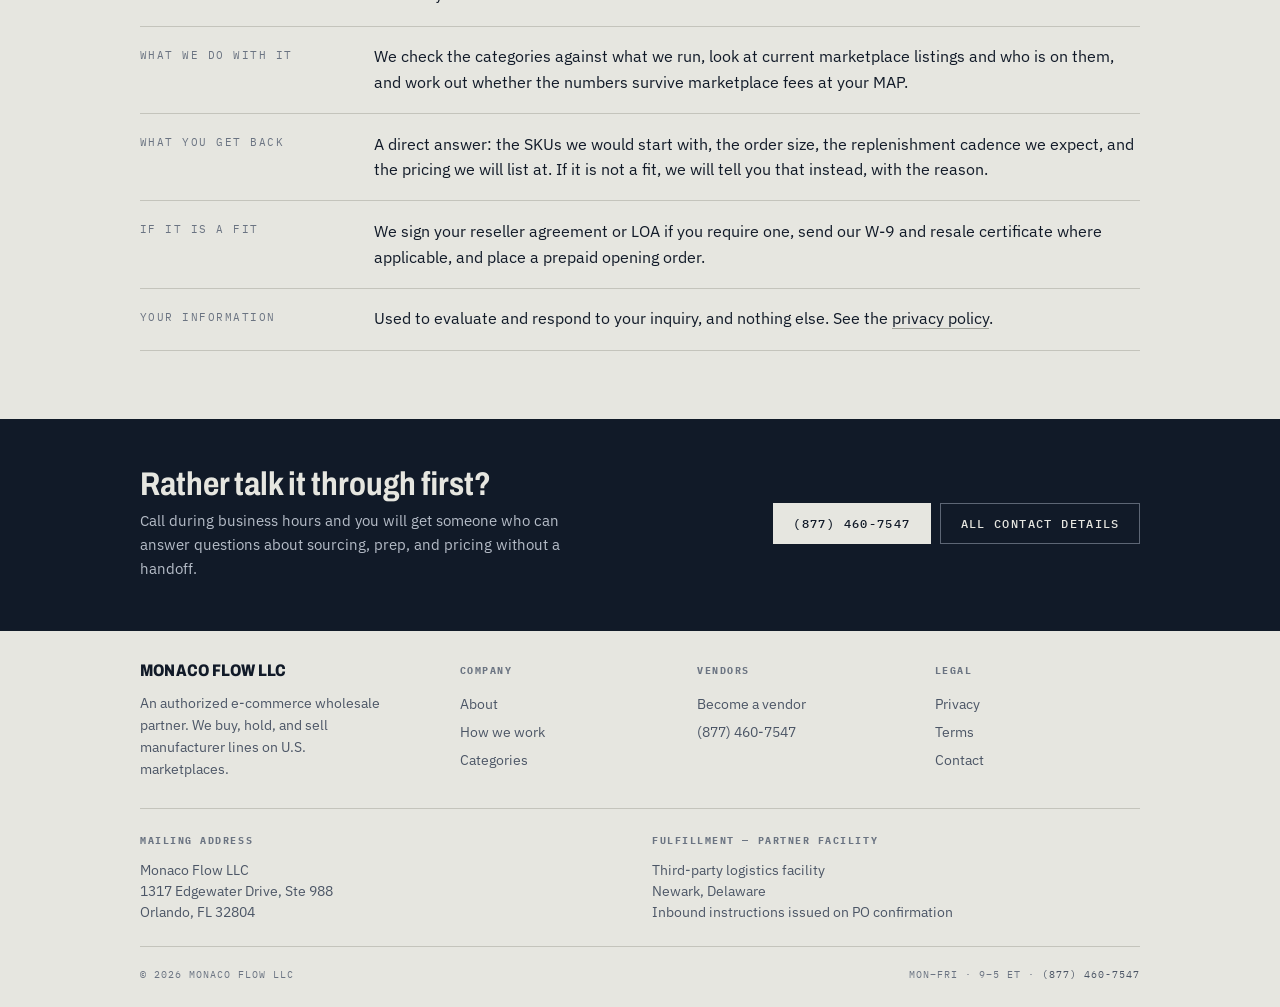
<file: vendors.html>
<!DOCTYPE html>
<html lang="en">
<head>
<meta charset="utf-8">
<meta name="viewport" content="width=device-width, initial-scale=1">
<meta name="theme-color" content="#e6e6e0">
<meta name="color-scheme" content="light">
<title>Become a vendor — Monaco Flow LLC</title>
<meta name="description" content="For brands and authorized distributors: have Monaco Flow LLC buy and sell your line on Amazon and other U.S. marketplaces under MAP. Send your catalog and we reply within one business day.">
<link rel="canonical" href="https://themonacoflow.com/vendors.html">
<meta name="robots" content="index, follow">

<meta property="og:type" content="article">
<meta property="og:site_name" content="Monaco Flow LLC">
<meta property="og:title" content="Become a vendor — Monaco Flow LLC">
<meta property="og:description" content="For brands and authorized distributors: have Monaco Flow LLC buy and sell your line under MAP.">
<meta property="og:url" content="https://themonacoflow.com/vendors.html">
<meta property="og:image" content="https://themonacoflow.com/og.png">
<meta name="twitter:card" content="summary_large_image">
<meta name="twitter:image" content="https://themonacoflow.com/og.png">

<link rel="icon" type="image/svg+xml" href="favicon.svg">
<link rel="preconnect" href="https://fonts.googleapis.com">
<link rel="preconnect" href="https://fonts.gstatic.com" crossorigin>
<link href="https://fonts.googleapis.com/css2?family=Archivo:wdth,wght@62..100,400..800&family=IBM+Plex+Mono:wght@400;500;600&family=IBM+Plex+Sans:wght@400;500;600&display=swap" rel="stylesheet">
<link rel="stylesheet" href="site.css">
</head>
<body>

<header class="letterhead">
  <div class="wrap letterhead__inner">
    <a class="mark" href="/">
      <span class="mark__name">Monaco Flow LLC</span>
      <span class="mark__sub">Wholesale &middot; Marketplace Distribution</span>
    </a>
    <div class="letterhead__contact">
      <a href="tel:+18774607547">(877) 460-7547</a> &middot; Mon&ndash;Fri 9&ndash;5 ET<br>
      <a href="vendors.html">Vendor inquiries</a><br>
      Orlando, Florida &middot; United States
    </div>
  </div>
  <div class="wrap"><div class="letterhead__rules"></div></div>
</header>

<div class="navbar">
  <div class="wrap navbar__inner">
    <button class="nav-toggle" type="button" aria-expanded="false" aria-controls="site-nav">Menu</button>
    <nav class="nav" id="site-nav" aria-label="Main">
        <a href="how-we-work.html">How we work</a>
        <a href="categories.html">Categories</a>
        <a href="about.html">About</a>
        <a href="contact.html">Contact</a>
        <a class="btn" href="vendors.html" aria-current="page">Become a vendor</a>
    </nav>
  </div>
</div>

<main>

  <section class="pagehead">
    <div class="wrap">
      <span class="mono">Vendor inquiry</span>
      <h1>Become a vendor.</h1>
      <p class="lede">
        For manufacturers and authorized distributors. Tell us about the line and we will come back
        with the SKUs we can move, the cadence we expect to run, and the pricing rules we will hold
        &mdash; normally within one business day.
      </p>
    </div>
  </section>

  <section class="band band--tight">
    <div class="wrap">
      <article class="doc">
        <div class="doc__head">
          <h2 class="doc__title">Vendor inquiry</h2>
          <p class="doc__meta">Reaches the team directly</p>
        </div>
        <div class="doc__body">
          <form id="vendor-form">
            <div class="form-grid">
              <div class="hp" aria-hidden="true">
                <label for="company_website_url">Do not fill this in</label>
                <input id="company_website_url" name="company_website_url" type="text" tabindex="-1" autocomplete="off">
              </div>
              <div class="field field--full">
                <label for="brand">Brand or manufacturer <span class="req" aria-hidden="true">*</span></label>
                <input id="brand" name="brand" type="text" required autocomplete="organization" placeholder="The brand whose line you want sold">
              </div>

              <div class="field">
                <label for="relationship">Submitting as <span class="req" aria-hidden="true">*</span></label>
                <select id="relationship" name="relationship" required>
                  <option value="">Select one</option>
                  <option>Manufacturer / brand owner</option>
                  <option>Authorized distributor</option>
                  <option>Agency or rep for the brand</option>
                  <option>Other</option>
                </select>
              </div>
              <div class="field">
                <label for="website">Catalog or website URL <span class="req" aria-hidden="true">*</span></label>
                <input id="website" name="website" type="text" required inputmode="url" placeholder="yourbrand.com or a line sheet link">
              </div>

              <div class="field">
                <label for="contact">Contact name <span class="req" aria-hidden="true">*</span></label>
                <input id="contact" name="contact" type="text" required autocomplete="name">
              </div>
              <div class="field">
                <label for="role">Title</label>
                <input id="role" name="role" type="text" autocomplete="organization-title" placeholder="Sales, national accounts, owner">
              </div>

              <div class="field">
                <label for="email">Business email <span class="req" aria-hidden="true">*</span></label>
                <input id="email" name="email" type="email" required autocomplete="email">
              </div>
              <div class="field">
                <label for="phone">Phone</label>
                <input id="phone" name="phone" type="tel" autocomplete="tel">
              </div>

              <div class="field">
                <label for="category">Primary category</label>
                <select id="category" name="category">
                  <option value="">Select one</option>
                  <option>Home &amp; kitchen</option>
                  <option>Lawn &amp; garden</option>
                  <option>Pet supplies</option>
                  <option>Sports &amp; outdoors</option>
                  <option>Office products</option>
                  <option>Grocery &amp; gourmet</option>
                  <option>Other</option>
                </select>
              </div>
              <div class="field">
                <label for="amazon">Current Amazon presence <span class="req" aria-hidden="true">*</span></label>
                <select id="amazon" name="amazon" required>
                  <option value="">Select one</option>
                  <option>Not listed on Amazon yet</option>
                  <option>Listed &mdash; sold by the brand directly</option>
                  <option>Listed &mdash; authorized resellers only</option>
                  <option>Listed &mdash; unauthorized sellers present</option>
                  <option>Not sure</option>
                </select>
              </div>

              <div class="field">
                <label for="map">MAP policy in place? <span class="req" aria-hidden="true">*</span></label>
                <select id="map" name="map" required>
                  <option value="">Select one</option>
                  <option>Yes &mdash; written and enforced</option>
                  <option>Yes &mdash; written, lightly enforced</option>
                  <option>No &mdash; but open to setting one</option>
                  <option>No</option>
                </select>
              </div>

              <div class="field field--full">
                <label for="notes">Which lines, and anything we should know</label>
                <textarea id="notes" name="notes" placeholder="SKUs or lines you want moved, case packs and wholesale pricing, minimum order quantity, reseller agreement or LOA requirements, territories, and any questions for us."></textarea>
              </div>
            </div>

            <div class="form-foot">
              <p>
                Sends straight to the team. We publish no email address on this site, so nothing
                here can be scraped &mdash; if you would rather talk, call
                <a href="tel:+18774607547">(877) 460-7547</a>, Mon&ndash;Fri 9&ndash;5 ET.
              </p>
              <button class="btn btn--ink" type="submit">Send inquiry <span class="arrow" aria-hidden="true">&rarr;</span></button>
            </div>
          </form>
        </div>
      </article>
    </div>
  </section>

  <section class="band" aria-labelledby="next-title">
    <div class="wrap">
      <div class="band-head">
        <span class="mono">What happens next</span>
        <h2 id="next-title">No portal, no drip sequence, no sales call you did not ask for.</h2>
      </div>

      <dl class="rows">
        <div class="row">
          <dt>What we need</dt>
          <dd>A line sheet or catalog with wholesale pricing and case packs, your MAP policy if one exists, and whoever handles your channel decisions.</dd>
        </div>
        <div class="row">
          <dt>What we do with it</dt>
          <dd>We check the categories against what we run, look at current marketplace listings and who is on them, and work out whether the numbers survive marketplace fees at your MAP.</dd>
        </div>
        <div class="row">
          <dt>What you get back</dt>
          <dd>A direct answer: the SKUs we would start with, the order size, the replenishment cadence we expect, and the pricing we will list at. If it is not a fit, we will tell you that instead, with the reason.</dd>
        </div>
        <div class="row">
          <dt>If it is a fit</dt>
          <dd>We sign your reseller agreement or LOA if you require one, send our W-9 and resale certificate where applicable, and place a prepaid opening order.</dd>
        </div>
        <div class="row">
          <dt>Your information</dt>
          <dd>Used to evaluate and respond to your inquiry, and nothing else. See the <a href="privacy.html">privacy policy</a>.</dd>
        </div>
      </dl>
    </div>
  </section>

  <section class="band band--tight cta-band">
    <div class="wrap cta-band__inner">
      <div>
        <h2>Rather talk it through first?</h2>
        <p>Call during business hours and you will get someone who can answer questions about sourcing, prep, and pricing without a handoff.</p>
      </div>
      <div class="btn-row">
        <a class="btn" href="tel:+18774607547">(877) 460-7547</a>
        <a class="btn btn--ghost" href="contact.html">All contact details</a>
      </div>
    </div>
  </section>

</main>

<footer class="footer">
  <div class="wrap">
    <div class="footer__grid">
      <div class="footer__brand">
        <span class="mark__name" style="font-size:1.05rem;">Monaco Flow LLC</span>
        <p>An authorized e-commerce wholesale partner. We buy, hold, and sell manufacturer lines on U.S. marketplaces.</p>
      </div>
      <div>
        <h4>Company</h4>
        <a href="about.html">About</a>
        <a href="how-we-work.html">How we work</a>
        <a href="categories.html">Categories</a>
      </div>
      <div>
        <h4>Vendors</h4>
        <a href="vendors.html">Become a vendor</a>
        <a href="tel:+18774607547">(877) 460-7547</a>
      </div>
      <div>
        <h4>Legal</h4>
        <a href="privacy.html">Privacy</a>
        <a href="terms.html">Terms</a>
        <a href="contact.html">Contact</a>
      </div>
    </div>

    <div class="footer__addresses addresses">
      <div>
        <h4>Mailing address</h4>
        <address>
          Monaco Flow LLC<br>
          1317 Edgewater Drive, Ste 988<br>
          Orlando, FL 32804
        </address>
      </div>
      <div>
        <h4>Fulfillment &mdash; partner facility</h4>
        <address>
          Third-party logistics facility<br>
          Newark, Delaware<br>
          Inbound instructions issued on PO confirmation
        </address>
      </div>
    </div>

    <div class="footer__base">
      <p>&copy; 2026 Monaco Flow LLC</p>
      <p>Mon&ndash;Fri &middot; 9&ndash;5 ET &middot; <a href="tel:+18774607547">(877) 460-7547</a></p>
    </div>
  </div>
</footer>

<script src="site.js"></script>
</body>
</html>
</file>
<file: site.css>
/* ==========================================================================
   Monaco Flow LLC — themonacoflow.com
   Set as a trade document: navy ink on bond paper, ruled, stamped.
   The paperwork is the product.
   ========================================================================== */

*, *::before, *::after { margin: 0; padding: 0; box-sizing: border-box; }

:root {
    /* Bond paper — deliberately neutral, not cream */
    --paper:   #e6e6e0;
    --ply:     #dedfd8;   /* second ply: tinted document blocks */
    --field:   #f4f4f0;   /* form fields */

    /* Printing ink */
    --ink:     #111a28;
    --ink-2:   #4c5666;
    --ink-3:   #6b7482;

    /* Rules */
    --rule:        #c4c4bc;
    --rule-strong: #9fa198;

    /* Spot colour. Stamps, clause numerals, required marks. Nothing else. */
    --stamp: #b0392a;

    --font-display: 'Archivo', 'Helvetica Neue', Helvetica, Arial, sans-serif;
    --font-body:    'IBM Plex Sans', -apple-system, BlinkMacSystemFont, 'Segoe UI', system-ui, sans-serif;
    --font-mono:    'IBM Plex Mono', ui-monospace, SFMono-Regular, Menlo, monospace;

    --wrap: 1080px;
    --pad:  clamp(1.25rem, 4vw, 2.5rem);
}

html { -webkit-text-size-adjust: 100%; }

body {
    font-family: var(--font-body);
    background: var(--paper);
    color: var(--ink);
    font-size: 1rem;
    line-height: 1.6;
    overflow-wrap: break-word;
    -webkit-font-smoothing: antialiased;
    -moz-osx-font-smoothing: grayscale;
}

a { color: inherit; text-decoration: none; }
img, svg { display: block; max-width: 100%; }
::selection { background: var(--ink); color: var(--paper); }

:focus-visible { outline: 2px solid var(--stamp); outline-offset: 2px; }

.cols > *, .cats > *, .factrule > div, .rail__stop, .row, .addresses > * { min-width: 0; }

/* --------------------------------------------------------------------------
   Type roles
   -------------------------------------------------------------------------- */

/* Condensed grotesque: form letterhead, not landing page. */
.display {
    font-family: var(--font-display);
    font-weight: 800;
    font-stretch: 79%;
    letter-spacing: -0.01em;
    line-height: 0.94;
    text-wrap: balance;
}
.display .qual { display: block; font-weight: 500; font-stretch: 84%; color: var(--ink-2); }

.mono {
    font-family: var(--font-mono);
    font-size: 0.7rem;
    letter-spacing: 0.14em;
    text-transform: uppercase;
    font-weight: 500;
}

.lede { font-size: clamp(1.02rem, 1.5vw, 1.16rem); line-height: 1.55; color: var(--ink-2); max-width: 60ch; }
.lede strong { color: var(--ink); font-weight: 600; }

/* --------------------------------------------------------------------------
   Layout
   -------------------------------------------------------------------------- */

.wrap { max-width: var(--wrap); margin-inline: auto; padding-inline: var(--pad); }

main { counter-reset: clause; }

.band { padding-block: clamp(2.75rem, 6vw, 4.25rem); border-top: 1px solid var(--rule); }
.band--tight { padding-block: clamp(2rem, 4vw, 3rem); }
.band--rule { border-top: 1px solid var(--rule); }
.band--raise { background: var(--ply); }

.band-head { max-width: 66ch; margin-bottom: clamp(1.5rem, 3vw, 2.25rem); counter-increment: clause; }
.band-head .mono { color: var(--ink-3); display: block; margin-bottom: 0.7rem; }
/* Clause numerals: a document's own structure, in the spot colour. */
.band-head .mono::before {
    content: "§ " counter(clause, decimal-leading-zero) " — ";
    color: var(--stamp);
    font-weight: 600;
}
.band-head h2 {
    font-family: var(--font-display);
    font-weight: 700;
    font-stretch: 82%;
    font-size: clamp(1.6rem, 3.1vw, 2.3rem);
    letter-spacing: -0.005em;
    line-height: 1.04;
    margin-bottom: 0.7rem;
    text-wrap: balance;
}
.band-head p { color: var(--ink-2); max-width: 58ch; }

/* --------------------------------------------------------------------------
   Letterhead
   -------------------------------------------------------------------------- */

.letterhead { background: var(--paper); }
.letterhead__inner {
    display: flex;
    flex-wrap: wrap;
    align-items: flex-end;
    justify-content: space-between;
    gap: 1rem 2rem;
    padding-block: 1.5rem 0.9rem;
}

.mark__name {
    display: block;
    font-family: var(--font-display);
    font-weight: 800;
    font-stretch: 82%;
    font-size: 1.5rem;
    letter-spacing: 0.01em;
    text-transform: uppercase;
    line-height: 1;
    color: var(--ink);
}
.mark__sub {
    display: block;
    font-family: var(--font-mono);
    font-size: 0.64rem;
    letter-spacing: 0.2em;
    text-transform: uppercase;
    color: var(--ink-3);
    margin-top: 0.4rem;
}

/* Real letterheads carry the contact block. */
.letterhead__contact {
    text-align: right;
    font-family: var(--font-mono);
    font-size: 0.68rem;
    letter-spacing: 0.06em;
    color: var(--ink-2);
    line-height: 1.7;
}
.letterhead__contact a:hover { color: var(--stamp); }

/* The double rule under a letterhead. */
.letterhead__rules { border-top: 2px solid var(--ink); border-bottom: 1px solid var(--ink); height: 3px; }

.navbar { position: sticky; top: 0; z-index: 40; background: var(--paper); border-bottom: 1px solid var(--rule); }
.navbar__inner { display: flex; align-items: center; justify-content: space-between; gap: 1rem; min-height: 46px; }

.nav { display: flex; align-items: center; gap: 1.6rem; }
.nav a {
    font-family: var(--font-mono);
    font-size: 0.68rem;
    letter-spacing: 0.12em;
    text-transform: uppercase;
    color: var(--ink-2);
    padding-block: 0.75rem;
    border-bottom: 2px solid transparent;
}
.nav a:hover { color: var(--ink); border-bottom-color: var(--ink); }
.nav a[aria-current="page"] { color: var(--ink); border-bottom-color: var(--stamp); }

.nav-toggle {
    display: none;
    background: none;
    border: 1px solid var(--rule-strong);
    color: var(--ink);
    font-family: var(--font-mono);
    font-size: 0.64rem;
    letter-spacing: 0.12em;
    text-transform: uppercase;
    padding: 0.45rem 0.65rem;
    cursor: pointer;
}

/* --------------------------------------------------------------------------
   Buttons — stamped blocks, no rounding
   -------------------------------------------------------------------------- */

.btn {
    display: inline-flex;
    align-items: center;
    gap: 0.55rem;
    font-family: var(--font-mono);
    font-size: 0.72rem;
    font-weight: 500;
    letter-spacing: 0.12em;
    text-transform: uppercase;
    line-height: 1;
    padding: 0.85rem 1.2rem;
    border: 1px solid var(--ink);
    background: var(--ink);
    color: var(--paper);
    cursor: pointer;
    transition: background 0.12s, color 0.12s;
}
.btn:hover { background: var(--stamp); border-color: var(--stamp); color: #fff; }
.btn .arrow { transition: transform 0.12s; }
.btn:hover .arrow { transform: translateX(2px); }

.btn--ghost { background: transparent; color: var(--ink); }
.btn--ghost:hover { background: var(--ink); color: var(--paper); border-color: var(--ink); }

.nav a.btn { color: var(--paper); border-bottom-color: var(--ink); padding-block: 0.85rem; }
.nav a.btn:hover, .nav a.btn[aria-current="page"] { color: #fff; border-bottom-color: var(--stamp); }

.btn-row { display: flex; flex-wrap: wrap; gap: 0.6rem; }

.textlink { color: var(--ink); border-bottom: 1px solid var(--rule-strong); }
.textlink:hover { color: var(--stamp); border-bottom-color: var(--stamp); }

/* --------------------------------------------------------------------------
   Hero
   -------------------------------------------------------------------------- */

.hero { padding-block: clamp(2.5rem, 6vw, 4.5rem) clamp(2rem, 4vw, 3rem); }

/* A filing status line, not a pill with a blinking dot. */
.eyebrow {
    display: block;
    font-family: var(--font-mono);
    font-size: 0.68rem;
    letter-spacing: 0.16em;
    text-transform: uppercase;
    color: var(--stamp);
    margin-bottom: 1.4rem;
}
.eyebrow .dot { display: none; }

.hero h1 { font-size: clamp(2.6rem, 8vw, 5.4rem); margin-bottom: 1.3rem; }
.hero .lede { margin-bottom: 1.9rem; }

/* Spec table — ruled, tabular, no cards */
.factrule {
    display: grid;
    grid-template-columns: repeat(4, 1fr);
    margin-top: clamp(2rem, 4vw, 3rem);
    border-top: 2px solid var(--ink);
    border-bottom: 1px solid var(--ink);
}
.factrule > div { padding: 0.9rem 1.1rem 1rem 0; }
.factrule > div + div { border-left: 1px solid var(--rule); padding-left: 1.1rem; }
.factrule dt {
    font-family: var(--font-mono);
    font-size: 0.6rem;
    letter-spacing: 0.16em;
    text-transform: uppercase;
    color: var(--ink-3);
    margin-bottom: 0.35rem;
}
.factrule dd { font-size: 0.9rem; font-weight: 500; line-height: 1.4; }

/* --------------------------------------------------------------------------
   Document blocks
   -------------------------------------------------------------------------- */

/* A document sits on the desk, so it is the lighter surface. */
.doc { background: #f1f1ed; border: 1px solid var(--rule-strong); }
.doc__head {
    display: flex;
    flex-wrap: wrap;
    align-items: baseline;
    justify-content: space-between;
    gap: 0.5rem 1.5rem;
    padding: 0.8rem clamp(1rem, 2.5vw, 1.75rem);
    border-bottom: 1px solid var(--ink);
    background: var(--ply);
}
.doc__title {
    font-family: var(--font-mono);
    font-size: 0.72rem;
    font-weight: 600;
    letter-spacing: 0.16em;
    text-transform: uppercase;
}
.doc__meta {
    font-family: var(--font-mono);
    font-size: 0.64rem;
    letter-spacing: 0.12em;
    text-transform: uppercase;
    color: var(--ink-3);
}
.doc__body { padding: clamp(1.25rem, 3vw, 2rem) clamp(1rem, 2.5vw, 1.75rem); }

/* Rubber stamp — the single flourish */
.stamp {
    display: inline-block;
    border: 2px solid var(--stamp);
    padding: 0.45rem 0.8rem;
    color: var(--stamp);
    transform: rotate(-4deg);
    box-shadow: inset 0 0 0 1px rgba(176, 57, 42, 0.3);
    opacity: 0.9;
}
.stamp b {
    display: block;
    font-family: var(--font-mono);
    font-weight: 600;
    font-size: 0.82rem;
    letter-spacing: 0.13em;
    text-transform: uppercase;
    line-height: 1.2;
}
.stamp span {
    display: block;
    font-family: var(--font-mono);
    font-size: 0.54rem;
    letter-spacing: 0.15em;
    text-transform: uppercase;
    margin-top: 0.1rem;
}

/* --------------------------------------------------------------------------
   Custody rail — a real sequence, so it is numbered
   -------------------------------------------------------------------------- */

.rail { display: grid; grid-template-columns: repeat(6, 1fr); list-style: none; }
.rail__stop { position: relative; padding: 2.1rem 0.9rem 0 0; }
.rail__stop::before { content: ''; position: absolute; top: 7px; left: 0; right: 0; height: 1px; background: var(--rule-strong); }
.rail__stop:last-child::before { right: calc(100% - 8px); }
.rail__stop::after { content: ''; position: absolute; top: 4px; left: 0; width: 8px; height: 8px; background: var(--stamp); }
.rail__n { font-family: var(--font-mono); font-size: 0.6rem; letter-spacing: 0.16em; color: var(--ink-3); display: block; margin-bottom: 0.3rem; }
.rail__stop h3 {
    font-family: var(--font-mono);
    font-size: 0.74rem;
    font-weight: 600;
    letter-spacing: 0.09em;
    text-transform: uppercase;
    margin-bottom: 0.45rem;
}
.rail__stop p { font-size: 0.84rem; line-height: 1.5; color: var(--ink-2); padding-right: 0.6rem; }

.doc__foot {
    display: flex;
    flex-wrap: wrap;
    align-items: center;
    justify-content: space-between;
    gap: 1.5rem;
    margin-top: clamp(1.5rem, 3vw, 2.25rem);
    padding-top: 1.25rem;
    border-top: 1px solid var(--rule-strong);
}
.doc__foot p { font-size: 0.85rem; color: var(--ink-2); max-width: 54ch; }

/* --------------------------------------------------------------------------
   Ruled definition rows — the workhorse
   -------------------------------------------------------------------------- */

.rows { border-top: 2px solid var(--ink); }
.row {
    display: grid;
    grid-template-columns: 210px 1fr;
    gap: 1.5rem;
    padding: 1.1rem 0;
    border-bottom: 1px solid var(--rule);
}
.row dt {
    font-family: var(--font-mono);
    font-size: 0.66rem;
    letter-spacing: 0.14em;
    text-transform: uppercase;
    color: var(--ink-3);
    padding-top: 0.15rem;
}
.row dd p { color: var(--ink-2); }
.row dd p + p { margin-top: 0.5rem; }
.row dd a { border-bottom: 1px solid var(--rule-strong); }
.row dd a:hover { color: var(--stamp); border-bottom-color: var(--stamp); }

.doc .rows { border-top-color: var(--ink); }
.doc .row { grid-template-columns: 190px 1fr; border-bottom-color: var(--rule-strong); }
.doc .row:last-child { border-bottom: none; padding-bottom: 0; }

/* --------------------------------------------------------------------------
   Commitments and categories — ruled columns, not floating cards
   -------------------------------------------------------------------------- */

.cols { display: grid; grid-template-columns: repeat(3, 1fr); border-top: 2px solid var(--ink); }
.cols > * { padding: 1.4rem 1.4rem 1.4rem 0; }
.cols > * + * { border-left: 1px solid var(--rule); padding-left: 1.4rem; }

.commit .mono { color: var(--stamp); display: block; margin-bottom: 0.9rem; }
.commit h3 {
    font-family: var(--font-display);
    font-weight: 700;
    font-stretch: 84%;
    font-size: 1.2rem;
    line-height: 1.15;
    margin-bottom: 0.55rem;
}
.commit p { color: var(--ink-2); font-size: 0.9rem; }

.cats { display: grid; grid-template-columns: repeat(3, 1fr); border-top: 2px solid var(--ink); }
.cat { padding: 1.2rem 1.2rem 1.2rem 0; border-bottom: 1px solid var(--rule); }
.cat:nth-child(3n+2), .cat:nth-child(3n) { border-left: 1px solid var(--rule); padding-left: 1.2rem; }
.cat h3 { font-size: 1rem; font-weight: 600; margin-bottom: 0.3rem; }
.cat p { font-size: 0.86rem; color: var(--ink-2); }
.cat ul { list-style: none; margin-top: 0.6rem; }
.cat li {
    font-family: var(--font-mono);
    font-size: 0.64rem;
    letter-spacing: 0.08em;
    text-transform: uppercase;
    color: var(--ink-3);
    padding-block: 0.15rem;
}

/* --------------------------------------------------------------------------
   Prose
   -------------------------------------------------------------------------- */

.prose { max-width: 66ch; }
.prose h2 {
    font-family: var(--font-display);
    font-weight: 700;
    font-stretch: 84%;
    font-size: 1.2rem;
    margin: 2.1rem 0 0.6rem;
}
.prose h2:first-child { margin-top: 0; }
.prose h3 { font-size: 1rem; font-weight: 600; margin: 1.5rem 0 0.4rem; }
.prose p, .prose li { color: var(--ink-2); }
.prose p { margin-bottom: 0.9rem; }
.prose ul, .prose ol { margin: 0 0 0.9rem 1.15rem; }
.prose li { margin-bottom: 0.35rem; }
.prose a { color: var(--ink); border-bottom: 1px solid var(--rule-strong); }
.prose a:hover { color: var(--stamp); border-bottom-color: var(--stamp); }
.prose strong { color: var(--ink); font-weight: 600; }

.pagehead { padding-block: clamp(2.25rem, 5vw, 3.5rem) clamp(1.25rem, 2.5vw, 1.75rem); }
.pagehead .mono { color: var(--stamp); display: block; margin-bottom: 0.9rem; }
.pagehead h1 {
    font-family: var(--font-display);
    font-weight: 800;
    font-stretch: 80%;
    font-size: clamp(2.1rem, 5.5vw, 3.5rem);
    line-height: 0.98;
    margin-bottom: 0.9rem;
    text-wrap: balance;
}
.pagehead .lede { margin-bottom: 0; }

/* --------------------------------------------------------------------------
   Vendor form
   -------------------------------------------------------------------------- */

.form-grid { display: grid; grid-template-columns: repeat(2, 1fr); gap: 0.9rem 1.1rem; }
.field { display: flex; flex-direction: column; gap: 0.3rem; }
.field--full { grid-column: 1 / -1; }
.field label {
    font-family: var(--font-mono);
    font-size: 0.62rem;
    letter-spacing: 0.13em;
    text-transform: uppercase;
    color: var(--ink-3);
}
.field .req { color: var(--stamp); }
.field input, .field select, .field textarea {
    font-family: var(--font-body);
    font-size: 0.94rem;
    color: var(--ink);
    background: var(--field);
    border: 1px solid var(--rule-strong);
    border-radius: 0;
    padding: 0.62rem 0.7rem;
    width: 100%;
}
.field input::placeholder, .field textarea::placeholder { color: #8c94a0; }
.field input:focus, .field select:focus, .field textarea:focus {
    outline: none;
    border-color: var(--ink);
    box-shadow: inset 0 -2px 0 0 var(--stamp);
}
.field textarea { resize: vertical; min-height: 120px; }
.field select {
    appearance: none;
    background-image: url("data:image/svg+xml;utf8,<svg xmlns='http://www.w3.org/2000/svg' viewBox='0 0 24 24' fill='none' stroke='%23111a28' stroke-width='2'><polyline points='6 9 12 15 18 9'/></svg>");
    background-repeat: no-repeat;
    background-position: right 0.7rem center;
    background-size: 13px;
    padding-right: 2.1rem;
}
.form-foot {
    display: flex;
    flex-wrap: wrap;
    align-items: center;
    justify-content: space-between;
    gap: 1.1rem;
    margin-top: 1.4rem;
    padding-top: 1.2rem;
    border-top: 1px solid var(--rule-strong);
}
.form-foot p { font-size: 0.8rem; color: var(--ink-2); max-width: 46ch; }

.form-done { text-align: center; padding: 1.25rem 0; }
.form-done h3 { font-family: var(--font-display); font-weight: 700; font-stretch: 84%; font-size: 1.3rem; margin-bottom: 0.5rem; }
.form-done p { color: var(--ink-2); max-width: 46ch; margin: 0 auto 1.1rem; }

/* --------------------------------------------------------------------------
   Closing block — the one inverted panel, like the back of the form
   -------------------------------------------------------------------------- */

.cta-band { background: var(--ink); color: var(--paper); border-top: none; }
.cta-band__inner { display: flex; flex-wrap: wrap; align-items: center; justify-content: space-between; gap: 1.75rem; }
.cta-band h2 {
    font-family: var(--font-display);
    font-weight: 700;
    font-stretch: 82%;
    font-size: clamp(1.5rem, 2.9vw, 2.05rem);
    line-height: 1.05;
    margin-bottom: 0.5rem;
}
.cta-band p { color: #b6bdc8; max-width: 50ch; font-size: 0.94rem; }
.cta-band .btn { background: var(--paper); color: var(--ink); border-color: var(--paper); }
.cta-band .btn:hover { background: var(--stamp); border-color: var(--stamp); color: #fff; }
.cta-band .btn--ghost { background: transparent; color: var(--paper); border-color: #5d6675; }
.cta-band .btn--ghost:hover { background: var(--paper); color: var(--ink); border-color: var(--paper); }

/* --------------------------------------------------------------------------
   Footer — the document's endorsement block
   -------------------------------------------------------------------------- */

.footer { border-top: 2px solid var(--ink); padding-block: 2rem 1.5rem; }
.footer__grid { display: grid; grid-template-columns: 1.4fr 1fr 1fr 1fr; gap: 2rem; padding-bottom: 1.75rem; }
.footer h4 {
    font-family: var(--font-mono);
    font-size: 0.6rem;
    letter-spacing: 0.16em;
    text-transform: uppercase;
    color: var(--ink-3);
    margin-bottom: 0.75rem;
}
.footer a { color: var(--ink-2); font-size: 0.86rem; display: block; padding-block: 0.18rem; }
.footer a:hover { color: var(--stamp); }
.footer address { font-style: normal; color: var(--ink-2); font-size: 0.86rem; line-height: 1.5; }
.footer address a { display: inline; padding: 0; }
.footer__brand p { color: var(--ink-2); font-size: 0.86rem; margin-top: 0.75rem; max-width: 32ch; }
.footer__addresses { padding-block: 1.5rem; border-top: 1px solid var(--rule); border-bottom: 1px solid var(--rule); }
.footer__base {
    display: flex;
    flex-wrap: wrap;
    justify-content: space-between;
    gap: 0.75rem;
    padding-top: 1.25rem;
    font-family: var(--font-mono);
    font-size: 0.62rem;
    letter-spacing: 0.1em;
    text-transform: uppercase;
    color: var(--ink-3);
}
.footer__base a { display: inline; font-size: inherit; letter-spacing: inherit; padding: 0; }

.addresses { display: grid; grid-template-columns: repeat(2, minmax(0, 1fr)); gap: 1.5rem; }
.addr h3 {
    font-family: var(--font-mono);
    font-size: 0.64rem;
    font-weight: 500;
    letter-spacing: 0.15em;
    text-transform: uppercase;
    color: var(--ink-3);
    margin-bottom: 0.6rem;
}
.addr address { font-style: normal; font-size: 0.95rem; line-height: 1.55; }
.addr address a { border-bottom: 1px solid var(--rule-strong); }
.addr p { font-size: 0.8rem; color: var(--ink-2); margin-top: 0.6rem; }

/* --------------------------------------------------------------------------
   Assistant — a transcript on paper, not a chat bubble
   -------------------------------------------------------------------------- */

.form-error {
    margin-top: 1rem;
    padding: 0.7rem 0.85rem;
    border-left: 3px solid var(--stamp);
    background: rgba(176, 57, 42, 0.07);
    font-size: 0.86rem;
    color: var(--ink);
}

.ask-launch {
    position: fixed;
    right: 1.25rem;
    bottom: 1.25rem;
    z-index: 60;
    font-family: var(--font-mono);
    font-size: 0.66rem;
    letter-spacing: 0.13em;
    text-transform: uppercase;
    padding: 0.8rem 1.05rem;
    background: var(--ink);
    color: var(--paper);
    border: 1px solid var(--ink);
    cursor: pointer;
    box-shadow: 0 10px 24px -14px rgba(0, 0, 0, 0.8);
}
.ask-launch:hover { background: var(--stamp); border-color: var(--stamp); color: #fff; }

.ask {
    position: fixed;
    right: 1.25rem;
    bottom: 1.25rem;
    z-index: 61;
    width: min(24rem, calc(100vw - 2.5rem));
    max-height: min(32rem, calc(100vh - 2.5rem));
    display: flex;
    flex-direction: column;
    background: #f1f1ed;
    border: 1px solid var(--ink);
    box-shadow: 0 24px 50px -24px rgba(0, 0, 0, 0.75);
}
.ask[hidden] { display: none; }

.ask__head {
    display: flex;
    align-items: center;
    justify-content: space-between;
    gap: 1rem;
    padding: 0.7rem 0.9rem;
    background: var(--ply);
    border-bottom: 1px solid var(--ink);
}
.ask__title {
    font-family: var(--font-mono);
    font-size: 0.66rem;
    font-weight: 600;
    letter-spacing: 0.15em;
    text-transform: uppercase;
}
.ask__close {
    background: none;
    border: none;
    color: var(--ink-2);
    font-size: 0.9rem;
    line-height: 1;
    cursor: pointer;
    padding: 0.2rem;
}
.ask__close:hover { color: var(--stamp); }

.ask__note {
    padding: 0.6rem 0.9rem;
    font-size: 0.7rem;
    line-height: 1.45;
    color: var(--ink-3);
    border-bottom: 1px solid var(--rule);
}

.ask__log { flex: 1; overflow-y: auto; padding: 0.9rem; min-height: 8rem; }
.ask__turn { margin-bottom: 0.9rem; }
.ask__turn:last-child { margin-bottom: 0; }
.ask__who {
    display: block;
    font-family: var(--font-mono);
    font-size: 0.58rem;
    letter-spacing: 0.16em;
    text-transform: uppercase;
    color: var(--ink-3);
    margin-bottom: 0.2rem;
}
.ask__turn p { font-size: 0.88rem; line-height: 1.5; color: var(--ink); }

.ask__row { display: flex; border-top: 1px solid var(--ink); }
.ask__input {
    flex: 1;
    min-width: 0;
    font-family: var(--font-body);
    font-size: 0.88rem;
    color: var(--ink);
    background: var(--field);
    border: none;
    padding: 0.75rem 0.85rem;
}
.ask__input:focus { outline: none; box-shadow: inset 0 -2px 0 0 var(--stamp); }
.ask__input::placeholder { color: #8c94a0; }
.ask__send {
    font-family: var(--font-mono);
    font-size: 0.62rem;
    letter-spacing: 0.12em;
    text-transform: uppercase;
    padding: 0 1rem;
    background: var(--ink);
    color: var(--paper);
    border: none;
    cursor: pointer;
}
.ask__send:hover { background: var(--stamp); color: #fff; }
.ask__send:disabled, .ask__input:disabled { opacity: 0.55; cursor: default; }

@media (max-width: 520px) {
    .ask { right: 0.75rem; left: 0.75rem; bottom: 0.75rem; width: auto; }
    .ask-launch { right: 0.75rem; bottom: 0.75rem; }
}

@media print { .ask, .ask-launch { display: none; } }

/* --------------------------------------------------------------------------
   Responsive
   -------------------------------------------------------------------------- */

@media (max-width: 900px) {
    .rail { grid-template-columns: repeat(2, 1fr); gap: 1.5rem 0; }
    .rail__stop:last-child::before { right: 0; }
    .cols, .cats { grid-template-columns: 1fr; }
    .cols > * { padding: 1.2rem 0; border-top: 1px solid var(--rule); }
    .cols > * + * { border-left: none; padding-left: 0; }
    .cols > *:first-child { border-top: none; }
    .cat, .cat:nth-child(3n+2), .cat:nth-child(3n) { border-left: none; padding-left: 0; padding-right: 0; }
    .factrule { grid-template-columns: repeat(2, 1fr); }
    .factrule > div + div { border-left: none; padding-left: 0; }
    .factrule > div:nth-child(even) { border-left: 1px solid var(--rule); padding-left: 1.1rem; }
    .footer__grid { grid-template-columns: 1fr 1fr; }
    .row, .doc .row { grid-template-columns: 1fr; gap: 0.35rem; }
    .letterhead__contact { text-align: left; }
}

@media (max-width: 700px) {
    .nav {
        display: none;
        position: absolute;
        top: 100%; left: 0; right: 0;
        flex-direction: column;
        align-items: stretch;
        gap: 0;
        background: var(--paper);
        border-bottom: 1px solid var(--ink);
        padding: 0 var(--pad) 1rem;
    }
    .nav.is-open { display: flex; }
    .nav a { border-bottom: 1px solid var(--rule); padding-block: 0.85rem; }
    .nav a.btn { margin-top: 0.75rem; justify-content: center; }
    .nav-toggle { display: block; }
    .navbar__inner { position: relative; }

    .rail { grid-template-columns: 1fr; }
    .form-grid { grid-template-columns: 1fr; }
    .addresses { grid-template-columns: 1fr; }
    .btn-row .btn { width: 100%; justify-content: center; }
}

@media (max-width: 460px) {
    .factrule { grid-template-columns: 1fr; }
    .factrule > div:nth-child(even) { border-left: none; padding-left: 0; }
    .factrule > div + div { border-top: 1px solid var(--rule); padding-top: 0.9rem; }
    .footer__grid { grid-template-columns: 1fr; }
}

@media (prefers-reduced-motion: reduce) {
    *, *::before, *::after { animation-duration: 0.01ms !important; transition-duration: 0.01ms !important; }
}

@media print {
    .navbar, .nav-toggle, .cta-band { display: none; }
    body { background: #fff; }
}

/* Honeypot: present for bots, never rendered for people. */
.hp { position: absolute; left: -9999px; width: 1px; height: 1px; overflow: hidden; }
</file>
